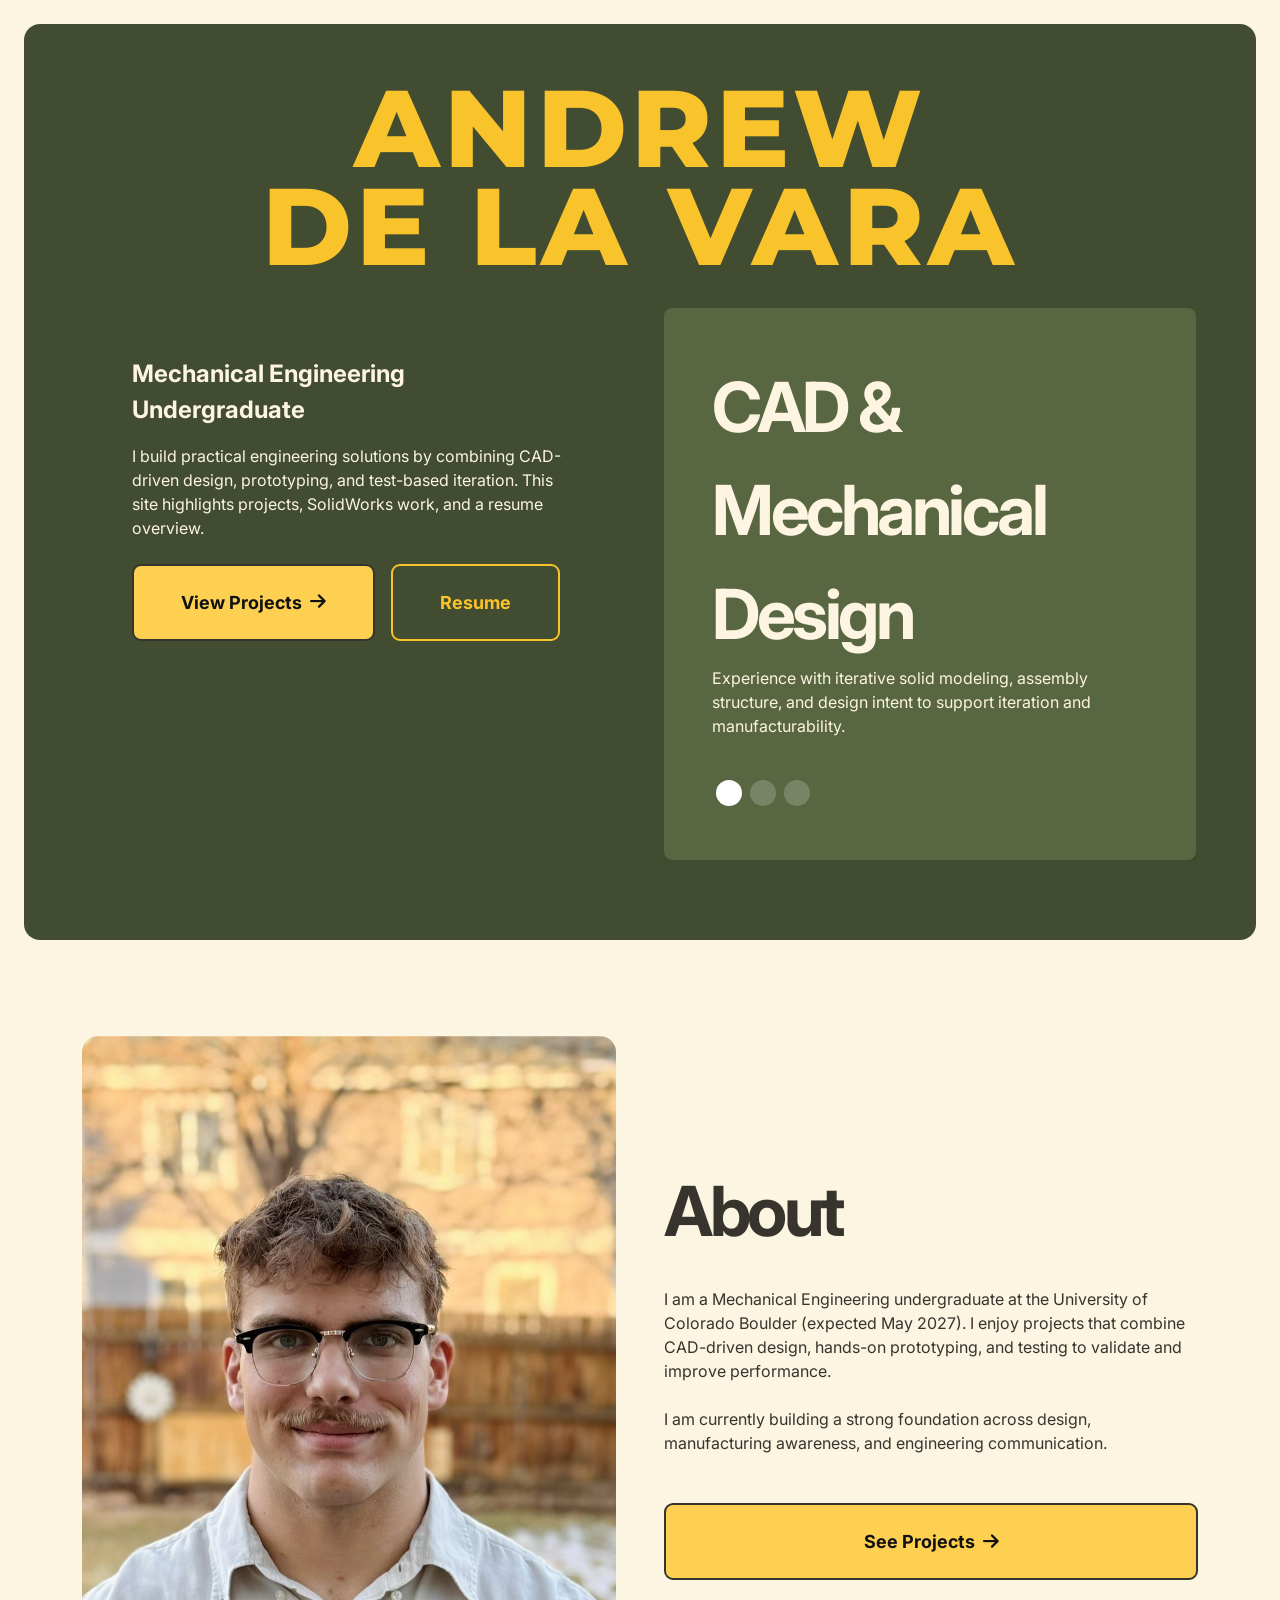
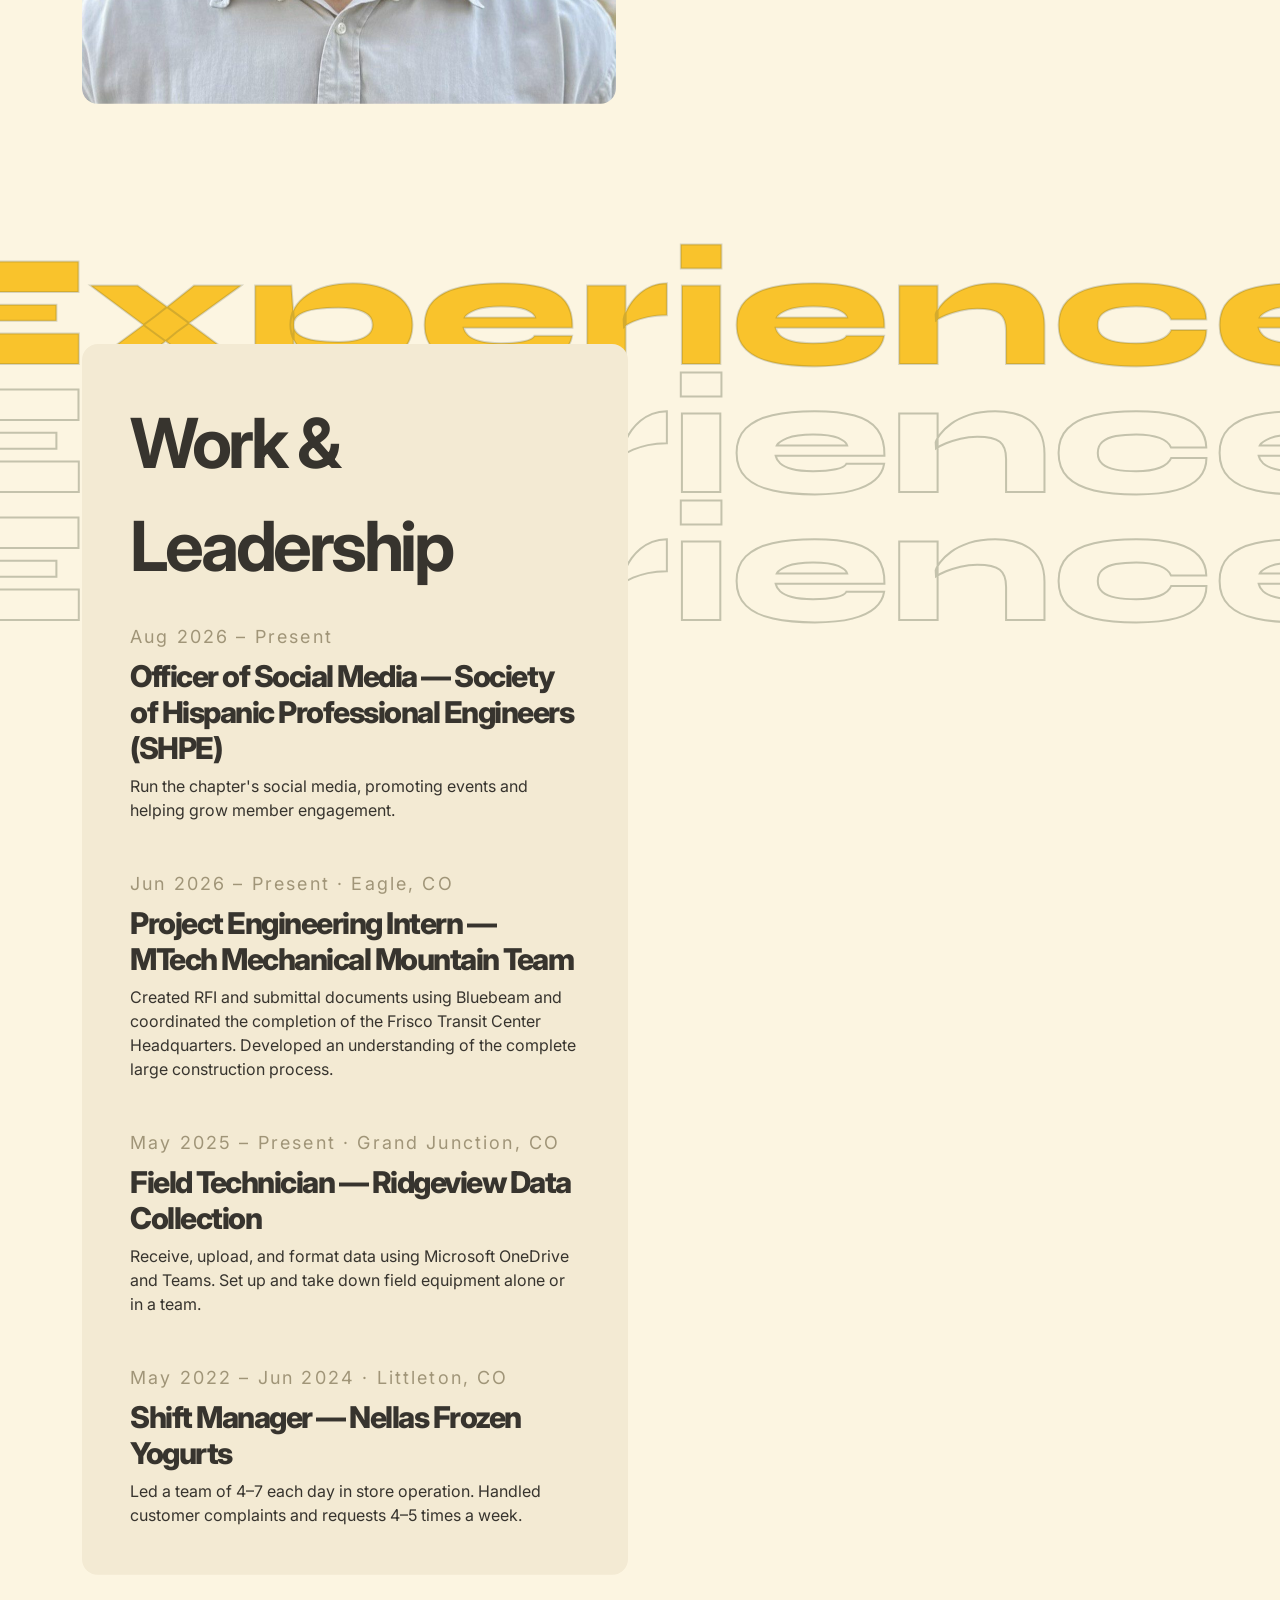
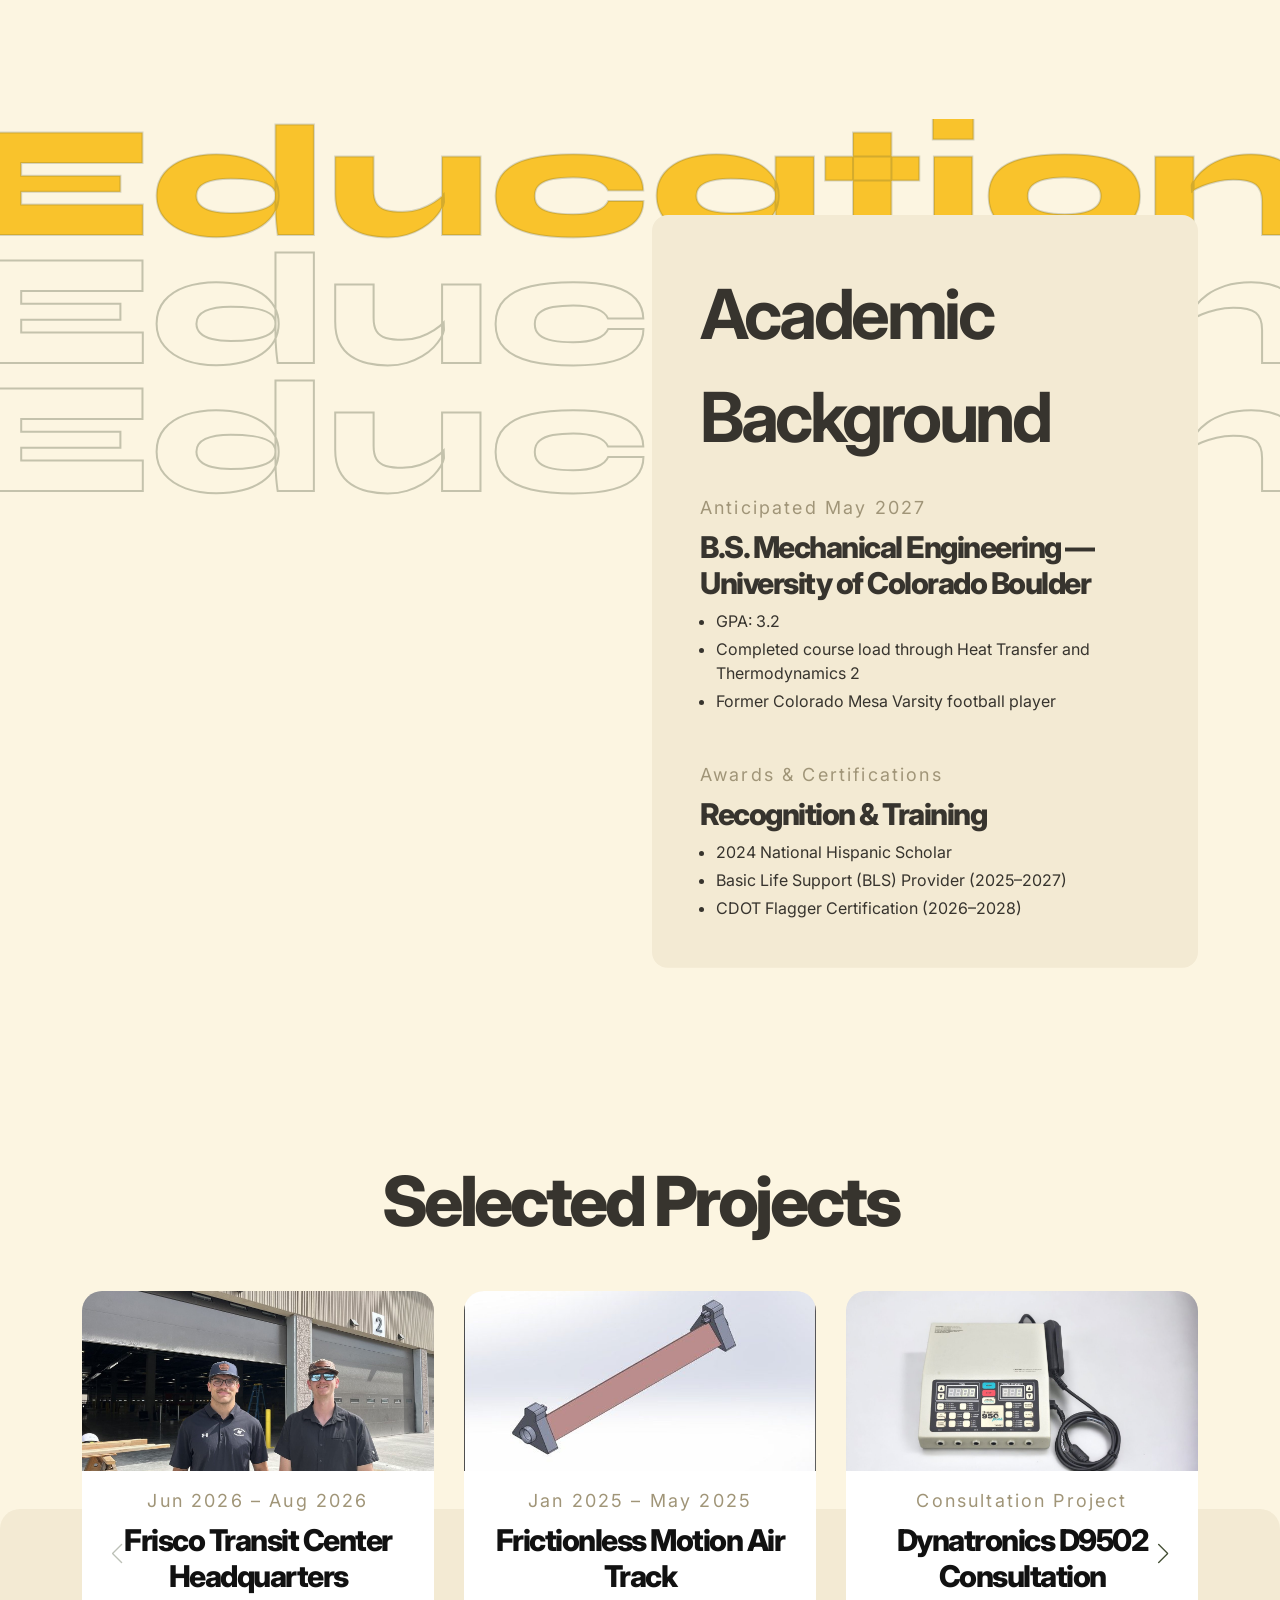
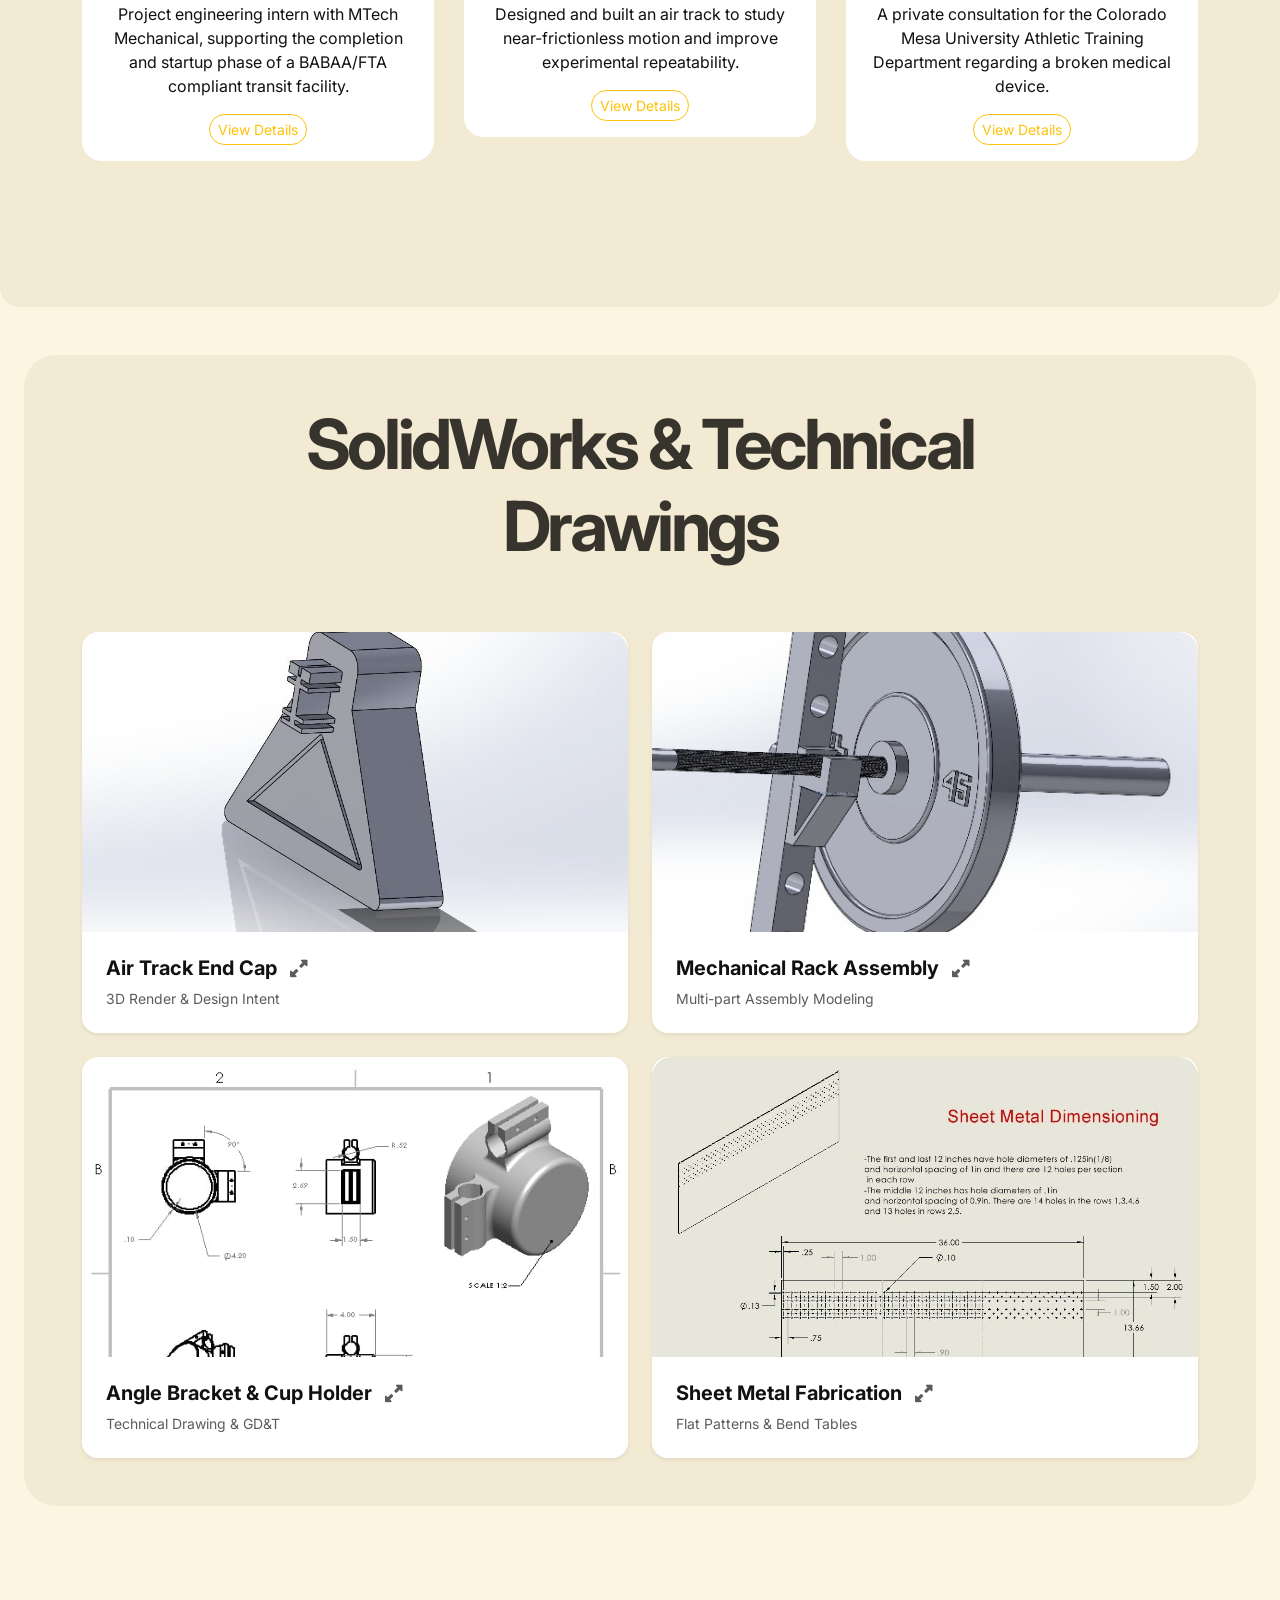
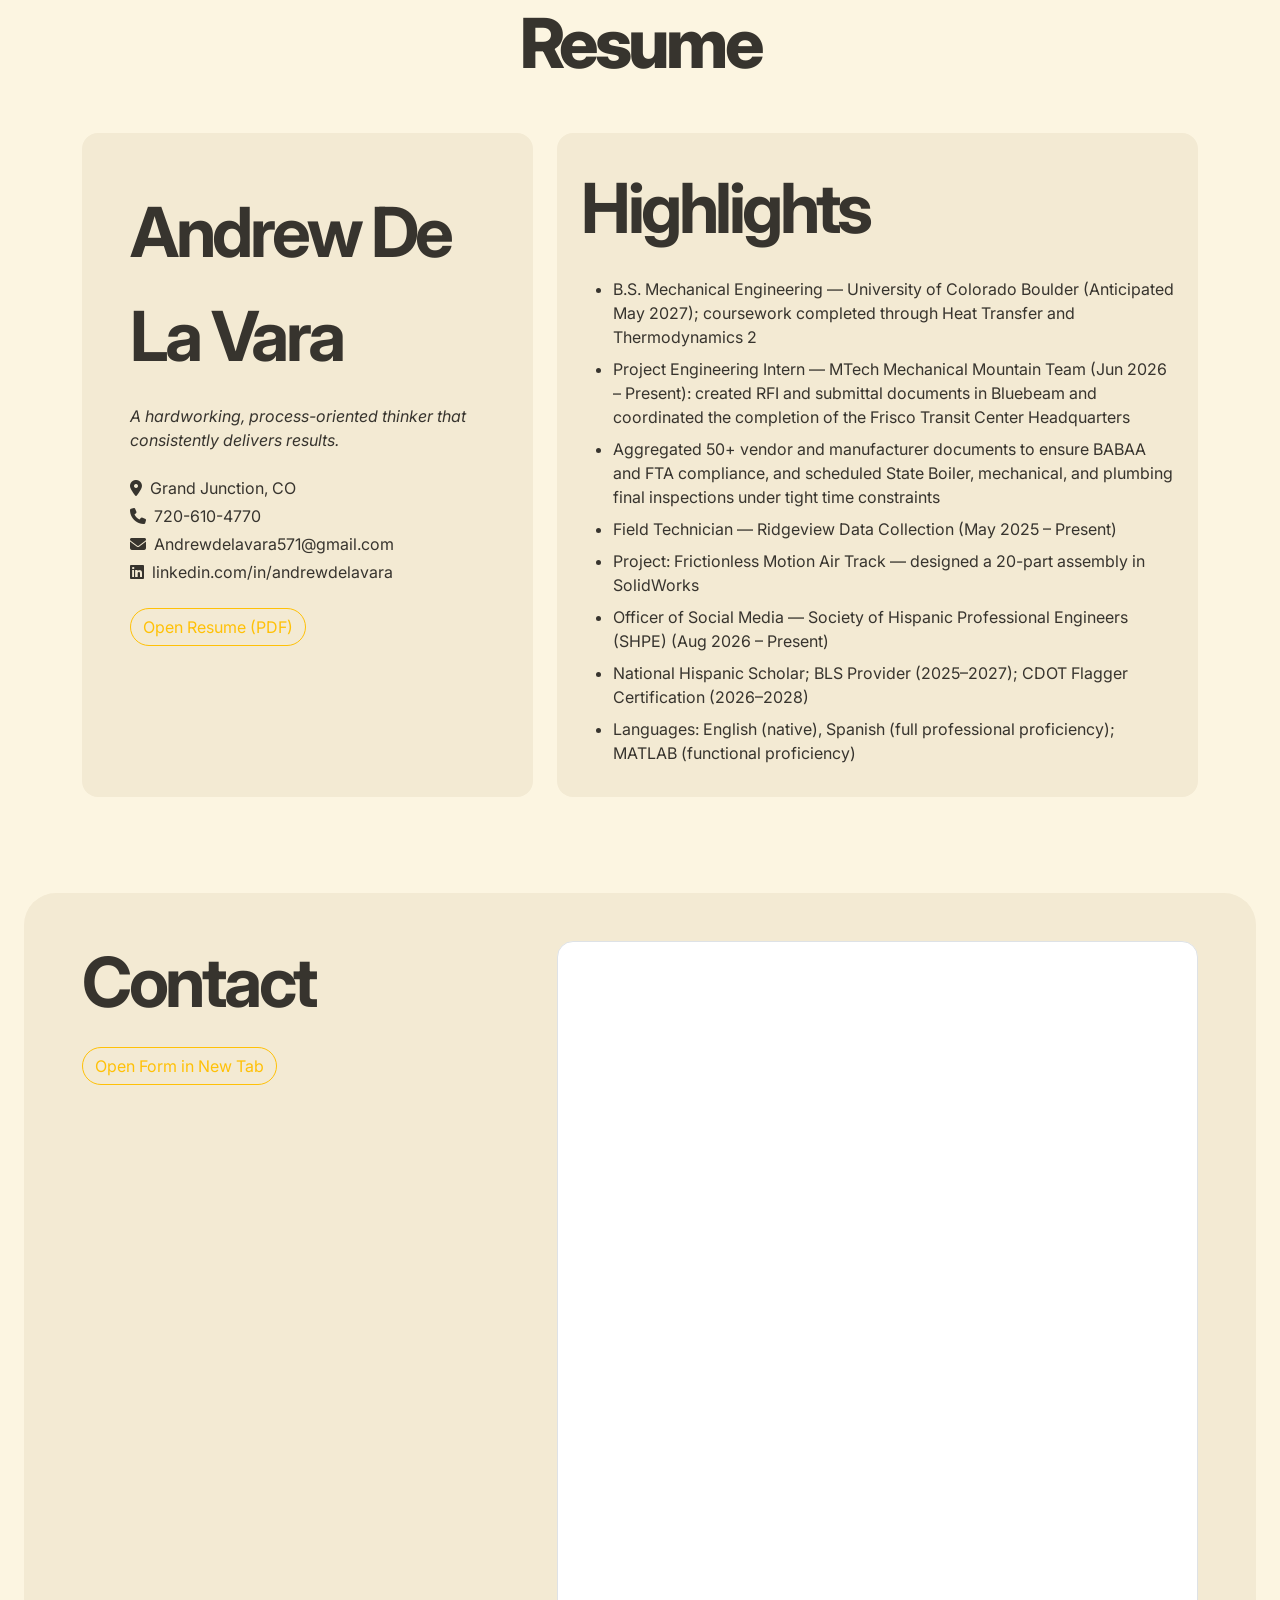
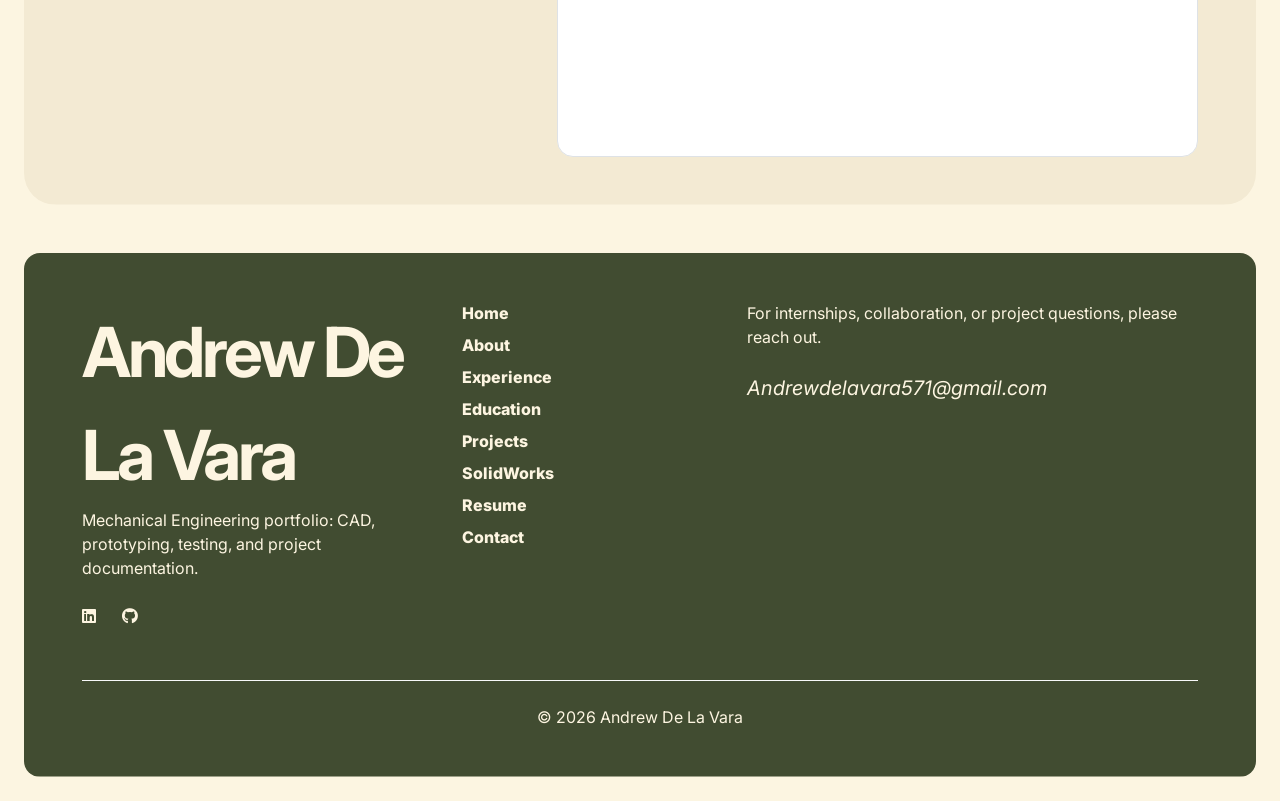
<file: index.html>
<!DOCTYPE html>
<html lang="en">

<head>
  <meta charset="utf-8" />
  <meta name="viewport" content="width=device-width, initial-scale=1.0" />
  <title>Andrew De La Vara | Mechanical Engineering Portfolio</title>
  <meta name="description" content="Portfolio of Andrew De La Vara, mechanical engineering student at CU Boulder: SolidWorks design, prototyping, and project engineering on the Frisco Transit Center." />
  <link rel="canonical" href="https://ande3836.github.io/" />
  <meta name="theme-color" content="#414c31" />
  <link rel="icon" href="favicon.svg" type="image/svg+xml" />

  <meta property="og:type" content="website" />
  <meta property="og:site_name" content="Andrew De La Vara" />
  <meta property="og:title" content="Andrew De La Vara | Mechanical Engineering Portfolio" />
  <meta property="og:description" content="Mechanical engineering student at CU Boulder: SolidWorks design, prototyping, and project engineering." />
  <meta property="og:url" content="https://ande3836.github.io/" />
  <meta property="og:image" content="https://ande3836.github.io/images/headshot.jpg" />
  <meta name="twitter:card" content="summary_large_image" />

  <link href="https://cdn.jsdelivr.net/npm/bootstrap@5.3.0/dist/css/bootstrap.min.css" rel="stylesheet" />
  <link href="https://fonts.googleapis.com/css2?family=Syne:wght@800&family=Montserrat:wght@700;800&family=Inter:wght@400;600;700;800&display=swap" rel="stylesheet" />
  <link rel="stylesheet" href="https://cdnjs.cloudflare.com/ajax/libs/font-awesome/6.4.0/css/all.min.css" />
  <link href="https://unpkg.com/aos@2.3.1/dist/aos.css" rel="stylesheet" />
  <link rel="stylesheet" href="https://cdn.jsdelivr.net/npm/swiper@11/swiper-bundle.min.css" />
  <link rel="stylesheet" href="style.css">
</head>

<body>

  <header id="top" class="position-relative">
    <div class="bg-dark-custom p-2 p-lg-5 m-3 m-lg-4 rounded-4">

      <div class="w-100 text-center overflow-hidden pt-4 pt-lg-2">
        <h1 class="m-0">
          <span class="hero-title text-yellow d-block" data-aos="fade-up">ANDREW</span>
          <span class="hero-title text-yellow d-block" data-aos="fade-up" data-aos-delay="175">DE LA VARA</span>
        </h1>
      </div>
      
      <div class="banner-content">
        <div class="container">
          <div class="row g-lg-5">
            <div class="col-md-6">
              <div class="p-4 p-lg-5">
                <div class="text-light-custom fs-4 fw-bold mb-3" data-aos="fade-right" data-aos-duration="1000">
                  Mechanical Engineering Undergraduate
                </div>
                <p class="text-light-custom mb-4" data-aos="fade-right" data-aos-delay="200" data-aos-duration="1000">
                  I build practical engineering solutions by combining CAD-driven design, prototyping, and test-based iteration.
                  This site highlights projects, SolidWorks work, and a resume overview.
                </p>
                <div class="d-flex flex-wrap gap-3" data-aos="fade-right" data-aos-delay="400" data-aos-duration="1000">
                  <a href="#projects" class="btn btn-custom d-flex align-items-center gap-2">
                    <span>View Projects</span>
                    <i class="fas fa-arrow-right"></i>
                  </a>
                  <a href="#resume" class="btn btn-custom btn-custom-outline">
                    Resume
                  </a>
                </div>
              </div>
            </div>

            <div class="col-md-6">
              <div data-aos="text-reveal-up" data-aos-delay="600" class="text-animation m-0 bg-primary-subtle p-4 p-lg-5 rounded-3">
                <div class="swiper servicesSwiper">
                  <div class="swiper-wrapper">
                    <div class="swiper-slide">
                      <div class="text-light-custom content-title fw-bold">CAD & Mechanical Design</div>
                      <p class="text-light-custom mb-4">
                        Experience with iterative solid modeling, assembly structure, and design intent to support iteration and manufacturability.
                      </p>
                    </div>

                    <div class="swiper-slide">
                      <div class="text-light-custom content-title fw-bold">Prototyping & Testing</div>
                      <p class="text-light-custom mb-4">
                        Hands-on building and measurement-based testing experience to validate performance and improve designs.
                      </p>
                    </div>

                    <div class="swiper-slide">
                      <div class="text-light-custom content-title fw-bold">Technical Computing</div>
                      <p class="text-light-custom mb-4">
                        MATLAB analysis and documentation abilities allowing for clearly and efficient communication of results.
                      </p>
                    </div>
                  </div>
                  <div class="swiper-pagination text-start"></div>
                </div>
              </div>
            </div>

          </div>
        </div>
      </div>

    </div>
  </header>

  <section id="about" class="py-5 my-5 position-relative">
    <div class="container">
      <div class="row g-lg-5 align-items-center">

        <div class="col-md-6" data-aos="clip-bottom" data-aos-duration="1000">
          <img src="images/headshot.jpg" class="img-fluid rounded-4 about-photo" alt="Andrew De La Vara headshot" width="1028" height="1285" />
        </div>

        <div class="col-md-6" data-aos="clip-top" data-aos-delay="200">
          <div class="content-title mb-4 fw-bold">About</div>
          <p class="mb-4">
            I am a Mechanical Engineering undergraduate at the University of Colorado Boulder (expected May 2027).
            I enjoy projects that combine CAD-driven design, hands-on prototyping, and testing to validate and improve performance.
          </p>
          <p class="mb-5">
            I am currently building a strong foundation across design, manufacturing awareness, and engineering communication.
          </p>
          <a href="#projects" class="btn btn-custom d-flex align-items-center gap-2">
            <span>See Projects</span>
            <i class="fas fa-arrow-right"></i>
          </a>
        </div>

      </div>
    </div>
  </section>

  <section id="experience" class="py-5 my-5 position-relative overflow-hidden">
    <div class="container position-relative h-100">
      <div class="position-absolute top-0 start-50 translate-middle-x">
        <div class="syne-font section-title" data-aos="fade-up">Experience</div>
        <div class="syne-font section-title section-title-bg" data-aos="fade-up" data-aos-delay="200">Experience</div>
        <div class="syne-font section-title section-title-bg" data-aos="fade-up" data-aos-delay="400">Experience</div>
      </div>

      <div class="row">
        <div class="col-md-6 py-5">
          <div class="bg-light-alt p-5 mt-5 rounded-4 overflow-hidden" data-aos="clip-top" data-aos-delay="300">
            <div class="content-title mb-4 fw-bold">Work &amp; Leadership</div>

            <div class="mb-5">
              <div class="date-text mb-2">Aug 2026 – Present</div>
              <h3 class="subtitle mb-2">Officer of Social Media — Society of Hispanic Professional Engineers (SHPE)</h3>
              <p class="mb-0">
                Run the chapter's social media, promoting events and helping grow member engagement.
              </p>
            </div>

            <div class="mb-5">
              <div class="date-text mb-2">Jun 2026 – Present · Eagle, CO</div>
              <h3 class="subtitle mb-2">Project Engineering Intern — MTech Mechanical Mountain Team</h3>
              <p class="mb-0">
                Created RFI and submittal documents using Bluebeam and coordinated the completion of the Frisco Transit Center Headquarters.
                Developed an understanding of the complete large construction process.
              </p>
            </div>

            <div class="mb-5">
              <div class="date-text mb-2">May 2025 – Present · Grand Junction, CO</div>
              <h3 class="subtitle mb-2">Field Technician — Ridgeview Data Collection</h3>
              <p class="mb-0">
                Receive, upload, and format data using Microsoft OneDrive and Teams. Set up and take down field equipment alone or in a team.
              </p>
            </div>

            <div>
              <div class="date-text mb-2">May 2022 – Jun 2024 · Littleton, CO</div>
              <h3 class="subtitle mb-2">Shift Manager — Nellas Frozen Yogurts</h3>
              <p class="mb-0">
                Led a team of 4–7 each day in store operation. Handled customer complaints and requests 4–5 times a week.
              </p>
            </div>

          </div>
        </div>
        <div class="col-md-6"></div>
      </div>
    </div>
  </section>

  <section id="education" class="py-5 my-5 position-relative overflow-hidden">
    <div class="container">
      <div class="position-absolute top-0 start-50 translate-middle-x">
        <div class="syne-font section-title" data-aos="fade-up">Education</div>
        <div class="syne-font section-title section-title-bg" data-aos="fade-up" data-aos-delay="200">Education</div>
        <div class="syne-font section-title section-title-bg" data-aos="fade-up" data-aos-delay="400">Education</div>
      </div>

      <div class="row">
        <div class="col-md-6"></div>

        <div class="col-md-6 py-5">
          <div class="bg-light-alt p-5 rounded-4" data-aos="clip-bottom" data-aos-delay="200">
            <div class="content-title mb-4 fw-bold">Academic Background</div>

            <div class="mb-5">
              <div class="date-text mb-2">Anticipated May 2027</div>
              <h3 class="subtitle mb-2">B.S. Mechanical Engineering — University of Colorado Boulder</h3>
              <ul class="mb-0 ps-3">
                <li class="mb-1">GPA: 3.2</li>
                <li class="mb-1">Completed course load through Heat Transfer and Thermodynamics 2</li>
                <li>Former Colorado Mesa Varsity football player</li>
              </ul>
            </div>

            <div>
              <div class="date-text mb-2">Awards & Certifications</div>
              <h3 class="subtitle mb-2">Recognition & Training</h3>
              <ul class="mb-0 ps-3">
                <li class="mb-1">2024 National Hispanic Scholar</li>
                <li class="mb-1">Basic Life Support (BLS) Provider (2025–2027)</li>
                <li>CDOT Flagger Certification (2026–2028)</li>
              </ul>
            </div>

          </div>
        </div>
      </div>
    </div>
  </section>

  <section id="projects" class="py-5 my-5 position-relative">
    <div class="bg-light-alt position-absolute bottom-0 start-0 w-100" style="height: 50%; border-radius: 20px;"></div>

    <div class="container position-relative">
      <h2 class="content-title text-center mb-5" data-aos="fade-up">Selected Projects</h2>

      <div class="swiper worksSwiper mb-5" data-aos="fade-up" data-aos-delay="200">
        <div class="swiper-wrapper">

          <div class="swiper-slide">
            <div class="card card-custom">
              <div class="bg-light-alt rounded-top-4 d-flex align-items-center justify-content-center position-relative" style="height: 180px;">
                <i class="fas fa-hard-hat fa-3x text-muted position-absolute"></i>
                <a href="frisco-transit-center.html" class="position-relative" style="width: 100%; height: 100%;">
                  <img src="images/frisco-transit-center.jpg" class="img-fluid rounded-top-4" alt="Frisco Transit Center Headquarters" style="width: 100%; height: 180px; object-fit: cover; object-position: center 45%;" loading="lazy" onerror="this.remove()" />
                </a>
              </div>

              <div class="card-body text-center">
                <div class="date-text mb-2">Jun 2026 – Aug 2026</div>
                <h3 class="subtitle">Frisco Transit Center Headquarters</h3>
                <p class="mb-0">
                  Project engineering intern with MTech Mechanical, supporting the completion and startup phase of a BABAA/FTA compliant transit facility.
                </p>
                <a href="frisco-transit-center.html" class="btn btn-sm btn-outline-warning mt-3 rounded-pill">View Details</a>
              </div>
            </div>
          </div>

          <div class="swiper-slide">
            <div class="card card-custom">
              <div class="bg-light-alt rounded-top-4 d-flex align-items-center justify-content-center" style="height: 180px;">
                <a href="air-track.html" style="width: 100%; height: 100%;">
                  <img src="images/air-track-body-assembly.jpg" class="img-fluid rounded-top-4" alt="SolidWorks model of the air track body assembly" style="width: 100%; height: 180px; object-fit: cover;" loading="lazy" />
                </a>
              </div>

              <div class="card-body text-center">
                <div class="date-text mb-2">Jan 2025 – May 2025</div>
                <h3 class="subtitle">Frictionless Motion Air Track</h3>
                <p class="mb-0">
                  Designed and built an air track to study near-frictionless motion and improve experimental repeatability.
                </p>
                <a href="air-track.html" class="btn btn-sm btn-outline-warning mt-3 rounded-pill">View Details</a>
              </div>
            </div>
          </div>

          <div class="swiper-slide">
            <div class="card card-custom">
              <div class="bg-light-alt rounded-top-4 d-flex align-items-center justify-content-center" style="height: 180px;">
                <a href="dynatronics.html" style="width: 100%; height: 100%;">
                  <img src="images/dynatronics-d9502.jpg" class="img-fluid rounded-top-4" alt="Dynatronics D9502 therapy unit" style="width: 100%; height: 180px; object-fit: cover;" loading="lazy" />
                </a>
              </div>
              <div class="card-body text-center">
                <div class="date-text mb-2">Consultation Project</div>
                <h3 class="subtitle">Dynatronics D9502 Consultation</h3>
                <p class="mb-0">
                  A private consultation for the Colorado Mesa University Athletic Training Department regarding a broken medical device.
                </p>
                <a href="dynatronics.html" class="btn btn-sm btn-outline-warning mt-3 rounded-pill">View Details</a>
              </div>
            </div>
          </div>

          <div class="swiper-slide">
            <div class="card card-custom">
              <div class="bg-light-alt rounded-top-4 d-flex align-items-center justify-content-center" style="height: 180px;">
                <a href="Parkinsons.html" style="width: 100%; height: 100%;">
                  <img src="images/parkinsons-cueing.jpg" class="img-fluid rounded-top-4" alt="Parkinson's walking assist belt visual cueing prototype" style="width: 100%; height: 180px; object-fit: cover;" loading="lazy" />
                </a>
              </div>
              <div class="card-body text-center">
                <div class="date-text mb-2">Medical Prototyping</div>
                <h3 class="subtitle">Parkinson's Walking Assist Belt</h3>
                <p class="mb-0">
                  A prototype belt designed to help people with Parkinson's in walking more fluidly using visual cueing.
                </p>
                <a href="Parkinsons.html" class="btn btn-sm btn-outline-warning mt-3 rounded-pill">View Details</a>
              </div>
            </div>
          </div>

        </div>

        <div class="swiper-pagination"></div>
        <div class="swiper-button-next"></div>
        <div class="swiper-button-prev"></div>
      </div>
      
      
    </div>
  </section>

<section id="solidworks" class="py-5 my-5 bg-light-alt rounded-5 m-4" data-aos="clip-bottom">
    <div class="container">
      
      <div class="row justify-content-center mb-5">
        <div class="col-lg-8 text-center" data-aos="fade-up">
          <h2 class="content-title fw-bold mb-3">SolidWorks & Technical Drawings</h2>
        </div>
      </div>

      <div class="row g-4">
        
        <div class="col-md-6" data-aos="fade-up" data-aos-delay="100">
          <div class="card border-0 shadow-sm h-100 rounded-4 overflow-hidden zoom-card" data-bs-toggle="modal" data-bs-target="#modalSW1" role="button" tabindex="0" aria-label="Enlarge Air Track End Cap">
            <div style="height: 300px; overflow: hidden;">
              <img src="images/air-track-end-cap.jpg" 
                   class="card-img-top w-100 h-100" 
                   alt="SolidWorks render of the air track end cap"
                   style="object-fit: cover; object-position: center;">
            </div>
            <div class="card-body bg-white p-4">
              <h5 class="card-title fw-bold">Air Track End Cap <i class="fas fa-expand-alt small text-muted ms-2"></i></h5>
              <p class="card-text text-muted small mb-0">3D Render & Design Intent</p>
            </div>
          </div>
        </div>

        <div class="col-md-6" data-aos="fade-up" data-aos-delay="200">
          <div class="card border-0 shadow-sm h-100 rounded-4 overflow-hidden zoom-card" data-bs-toggle="modal" data-bs-target="#modalSW2" role="button" tabindex="0" aria-label="Enlarge Mechanical Rack Assembly">
            <div style="height: 300px; overflow: hidden;">
              <img src="images/rack.jpg" 
                   class="card-img-top w-100 h-100" 
                   alt="SolidWorks rack assembly"
                   style="object-fit: cover; object-position: center;">
            </div>
            <div class="card-body bg-white p-4">
              <h5 class="card-title fw-bold">Mechanical Rack Assembly <i class="fas fa-expand-alt small text-muted ms-2"></i></h5>
              <p class="card-text text-muted small mb-0">Multi-part Assembly Modeling</p>
            </div>
          </div>
        </div>

        <div class="col-md-6" data-aos="fade-up" data-aos-delay="300">
          <div class="card border-0 shadow-sm h-100 rounded-4 overflow-hidden zoom-card" data-bs-toggle="modal" data-bs-target="#modalSW3" role="button" tabindex="0" aria-label="Enlarge Angle Bracket &amp; Cup Holder drawing">
            <div style="height: 300px; overflow: hidden;">
              <img src="images/angle-bracket-cup-holder-drawing.jpg" 
                   class="card-img-top w-100 h-100" 
                   alt="Technical drawing of the angle bracket and raft cup holder"
                   style="object-fit: cover; object-position: top;">
            </div>
            <div class="card-body bg-white p-4">
              <h5 class="card-title fw-bold">Angle Bracket & Cup Holder <i class="fas fa-expand-alt small text-muted ms-2"></i></h5>
              <p class="card-text text-muted small mb-0">Technical Drawing & GD&T</p>
            </div>
          </div>
        </div>

        <div class="col-md-6" data-aos="fade-up" data-aos-delay="400">
          <div class="card border-0 shadow-sm h-100 rounded-4 overflow-hidden zoom-card" data-bs-toggle="modal" data-bs-target="#modalSW4" role="button" tabindex="0" aria-label="Enlarge Sheet Metal Fabrication drawing">
            <div style="height: 300px; overflow: hidden;">
              <img src="images/sheet-metal-drawing.jpg" 
                   class="card-img-top w-100 h-100" 
                   alt="Sheet metal part drawing with flat pattern and bend table"
                   style="object-fit: cover; object-position: top;">
            </div>
            <div class="card-body bg-white p-4">
              <h5 class="card-title fw-bold">Sheet Metal Fabrication <i class="fas fa-expand-alt small text-muted ms-2"></i></h5>
              <p class="card-text text-muted small mb-0">Flat Patterns & Bend Tables</p>
            </div>
          </div>
        </div>

      </div> </div>
  </section>
  
  <section id="resume" class="py-5 my-5 position-relative" data-aos="fade-up">
    <div class="container">
      <h2 class="content-title text-center mb-5">Resume</h2>

      <div class="row g-4">
        <div class="col-lg-5">
          <div class="bg-light-alt p-5 rounded-4 h-100">
            <div class="content-title fw-bold mb-3">Andrew De La Vara</div>
            <p class="fst-italic mb-4">A hardworking, process-oriented thinker that consistently delivers results.</p>
            <div class="mb-4">
              <div class="mb-1"><i class="fa-solid fa-location-dot me-2"></i>Grand Junction, CO</div>
              <div class="mb-1"><i class="fa-solid fa-phone me-2"></i>720-610-4770</div>
              <div class="mb-1"><i class="fa-solid fa-envelope me-2"></i>Andrewdelavara571@gmail.com</div>
              <div class="mb-1"><i class="fa-brands fa-linkedin me-2"></i>linkedin.com/in/andrewdelavara</div>
            </div>

            <a class="btn btn-outline-warning rounded-pill" href="resume.pdf" target="_blank" rel="noopener">
              Open Resume (PDF)
            </a>
            
             
          </div>
        </div>

        <div class="col-lg-7">
          <div class="bg-light-alt p-4 rounded-4 h-100">
            <div class="content-title fw-bold mb-3">Highlights</div>
            <ul class="mb-0">
              <li class="mb-2">B.S. Mechanical Engineering — University of Colorado Boulder (Anticipated May 2027); coursework completed through Heat Transfer and Thermodynamics 2</li>
              <li class="mb-2">Project Engineering Intern — MTech Mechanical Mountain Team (Jun 2026 – Present): created RFI and submittal documents in Bluebeam and coordinated the completion of the Frisco Transit Center Headquarters</li>
              <li class="mb-2">Aggregated 50+ vendor and manufacturer documents to ensure BABAA and FTA compliance, and scheduled State Boiler, mechanical, and plumbing final inspections under tight time constraints</li>
              <li class="mb-2">Field Technician — Ridgeview Data Collection (May 2025 – Present)</li>
              <li class="mb-2">Project: Frictionless Motion Air Track — designed a 20-part assembly in SolidWorks</li>
              <li class="mb-2">Officer of Social Media — Society of Hispanic Professional Engineers (SHPE) (Aug 2026 – Present)</li>
              <li class="mb-2">National Hispanic Scholar; BLS Provider (2025–2027); CDOT Flagger Certification (2026–2028)</li>
              <li class="mb-2">Languages: English (native), Spanish (full professional proficiency); MATLAB (functional proficiency)</li>
            </ul>
          </div>
        </div>
      </div>

    </div>
  </section>

  <section id="contact" class="py-5 my-5 bg-light-alt rounded-5 m-4" data-aos="clip-bottom">
    <div class="container">
      <div class="row align-items-start g-4">
        <div class="col-lg-5" data-aos="fade-right">
          <h2 class="content-title mb-4 fw-bold">Contact</h2>
          <a class="btn btn-outline-warning rounded-pill" href="https://docs.google.com/forms/d/e/1FAIpQLScgWAnUOeSzB9LisbYy62CDWNtlzGAeOI8gZvMqNue9JTsemg/viewform?usp=dialog" target="_blank" rel="noopener">
            Open Form in New Tab
          </a>
        </div>

        <div class="col-lg-7" data-aos="fade-left">
          <div class="bg-white rounded-4 p-3 p-lg-4 border">
            <iframe src="https://docs.google.com/forms/d/e/1FAIpQLScgWAnUOeSzB9LisbYy62CDWNtlzGAeOI8gZvMqNue9JTsemg/viewform?embedded=true" width="100%" height="760" frameborder="0" marginheight="0" marginwidth="0" style="border:0; border-radius: 12px;" title="Contact Andrew De La Vara">
              Loading…
            </iframe>
          </div>
        </div>
      </div>
    </div>
  </section>

  <footer class="py-5 bg-dark-custom rounded-4 m-3 m-lg-4" data-aos="clip-bottom">
    <div class="container">
      <div class="row mb-5">
        <div class="col-md-4">
          <div class="text-light-custom content-title fw-bold" data-aos="fade-right" data-aos-duration="1000">
            Andrew De La Vara
          </div>
          <p class="text-light-custom mb-4">
            Mechanical Engineering portfolio: CAD, prototyping, testing, and project documentation.
          </p>
          <div class="d-flex flex-wrap gap-3">
            <a href="https://linkedin.com/in/andrewdelavara" aria-label="LinkedIn" target="_blank" rel="noopener">
              <i class="fab fa-linkedin social-icon text-light-custom"></i>
            </a>
            <a href="https://github.com/ande3836" aria-label="GitHub" target="_blank" rel="noopener">
              <i class="fab fa-github social-icon text-light-custom"></i>
            </a>
          </div>
        </div>

        <div class="col-md-3">
          <ul class="list-unstyled">
            <li class="mb-2"><a href="#top" class="footer-link text-yellow">Home</a></li>
            <li class="mb-2"><a href="#about" class="footer-link">About</a></li>
            <li class="mb-2"><a href="#experience" class="footer-link">Experience</a></li>
            <li class="mb-2"><a href="#education" class="footer-link">Education</a></li>
            <li class="mb-2"><a href="#projects" class="footer-link">Projects</a></li>
            <li class="mb-2"><a href="#solidworks" class="footer-link">SolidWorks</a></li>
            <li class="mb-2"><a href="#resume" class="footer-link">Resume</a></li>
            <li class="mb-2"><a href="#contact" class="footer-link">Contact</a></li>
          </ul>
        </div>

        <div class="col-md-5">
          <p class="text-light-custom mb-4">
            For internships, collaboration, or project questions, please reach out.
          </p>
          <p class="text-light-custom fst-italic fs-5 mb-0">
            <a href="mailto:Andrewdelavara571@gmail.com" class="text-light-custom text-decoration-none">
              Andrewdelavara571@gmail.com
            </a>
          </p>
        </div>
      </div>

      <div class="border-top border-light pt-4">
        <p class="text-light-custom text-center mb-0">
          © 2026 Andrew De La Vara
        </p>
      </div>
    </div>
  </footer>

  <script src="https://cdn.jsdelivr.net/npm/bootstrap@5.3.0/dist/js/bootstrap.bundle.min.js"></script>
  <script src="https://cdn.jsdelivr.net/npm/swiper@11/swiper-bundle.min.js"></script>
  <script src="https://unpkg.com/aos@2.3.1/dist/aos.js"></script>

  <script>
    document.addEventListener('DOMContentLoaded', function() {
      
      // 1. Initialize Animations
      if (window.AOS) {
        AOS.init({ once: true, duration: 800 });
      }

      // 2. Initialize Service Slider (Hero)
      if (document.querySelector(".servicesSwiper")) {
        new Swiper(".servicesSwiper", {
          loop: true,
          autoplay: { delay: 3000 },
          pagination: { el: ".swiper-pagination", clickable: true },
        });
      }

      // 3. Let keyboard users open the SolidWorks gallery cards
      document.querySelectorAll('.zoom-card[role="button"]').forEach(function (card) {
        card.addEventListener('keydown', function (e) {
          if (e.key === 'Enter' || e.key === ' ') { e.preventDefault(); card.click(); }
        });
      });

      // 4. Initialize Project Slider
      if (document.querySelector(".worksSwiper")) {
        new Swiper(".worksSwiper", {
          slidesPerView: 1,
          spaceBetween: 30,
          loop: false, 
          navigation: { nextEl: ".swiper-button-next", prevEl: ".swiper-button-prev" },
          breakpoints: {
            768: { slidesPerView: 2 },
            1024: { slidesPerView: 3 }
          }
        });
      }
    });
  </script>


  <div class="modal fade" id="modalSW1" tabindex="-1" aria-hidden="true" aria-label="Enlarged image">
    <div class="modal-dialog modal-fullscreen">
      <div class="modal-content bg-black position-relative">
        <button type="button" class="btn btn-light rounded-pill shadow floating-close-btn px-4 fw-bold" data-bs-dismiss="modal">
          <i class="fas fa-compress-alt me-2"></i>Minimize
        </button>
        <div class="modal-body d-flex align-items-center justify-content-center p-0 w-100 h-100">
          <img src="images/air-track-end-cap.jpg" class="img-fluid" style="max-height: 100vh; max-width: 100%; object-fit: contain;" alt="Air track end cap, full size" loading="lazy">
        </div>
      </div>
    </div>
  </div>

  <div class="modal fade" id="modalSW2" tabindex="-1" aria-hidden="true" aria-label="Enlarged image">
    <div class="modal-dialog modal-fullscreen">
      <div class="modal-content bg-black position-relative">
        <button type="button" class="btn btn-light rounded-pill shadow floating-close-btn px-4 fw-bold" data-bs-dismiss="modal">
           <i class="fas fa-compress-alt me-2"></i>Minimize
        </button>
        <div class="modal-body d-flex align-items-center justify-content-center p-0 w-100 h-100">
          <img src="images/rack.jpg" class="img-fluid" style="max-height: 100vh; max-width: 100%; object-fit: contain;" alt="Rack assembly, full size" loading="lazy">
        </div>
      </div>
    </div>
  </div>

  <div class="modal fade" id="modalSW3" tabindex="-1" aria-hidden="true" aria-label="Enlarged image">
    <div class="modal-dialog modal-fullscreen">
      <div class="modal-content bg-black position-relative">
        <button type="button" class="btn btn-light rounded-pill shadow floating-close-btn px-4 fw-bold" data-bs-dismiss="modal">
           <i class="fas fa-compress-alt me-2"></i>Minimize
        </button>
        <div class="modal-body d-flex align-items-center justify-content-center p-0 w-100 h-100">
          <img src="images/angle-bracket-cup-holder-drawing.jpg" class="img-fluid" style="max-height: 100vh; max-width: 100%; object-fit: contain;" alt="Angle bracket and cup holder drawing, full size" loading="lazy">
        </div>
      </div>
    </div>
  </div>

  <div class="modal fade" id="modalSW4" tabindex="-1" aria-hidden="true" aria-label="Enlarged image">
    <div class="modal-dialog modal-fullscreen">
      <div class="modal-content bg-black position-relative">
        <button type="button" class="btn btn-light rounded-pill shadow floating-close-btn px-4 fw-bold" data-bs-dismiss="modal">
           <i class="fas fa-compress-alt me-2"></i>Minimize
        </button>
        <div class="modal-body d-flex align-items-center justify-content-center p-0 w-100 h-100">
          <img src="images/sheet-metal-drawing.jpg" class="img-fluid" style="max-height: 100vh; max-width: 100%; object-fit: contain;" alt="Sheet metal drawing, full size" loading="lazy">
        </div>
      </div>
    </div>
  </div>
</body>
</html>
</file>
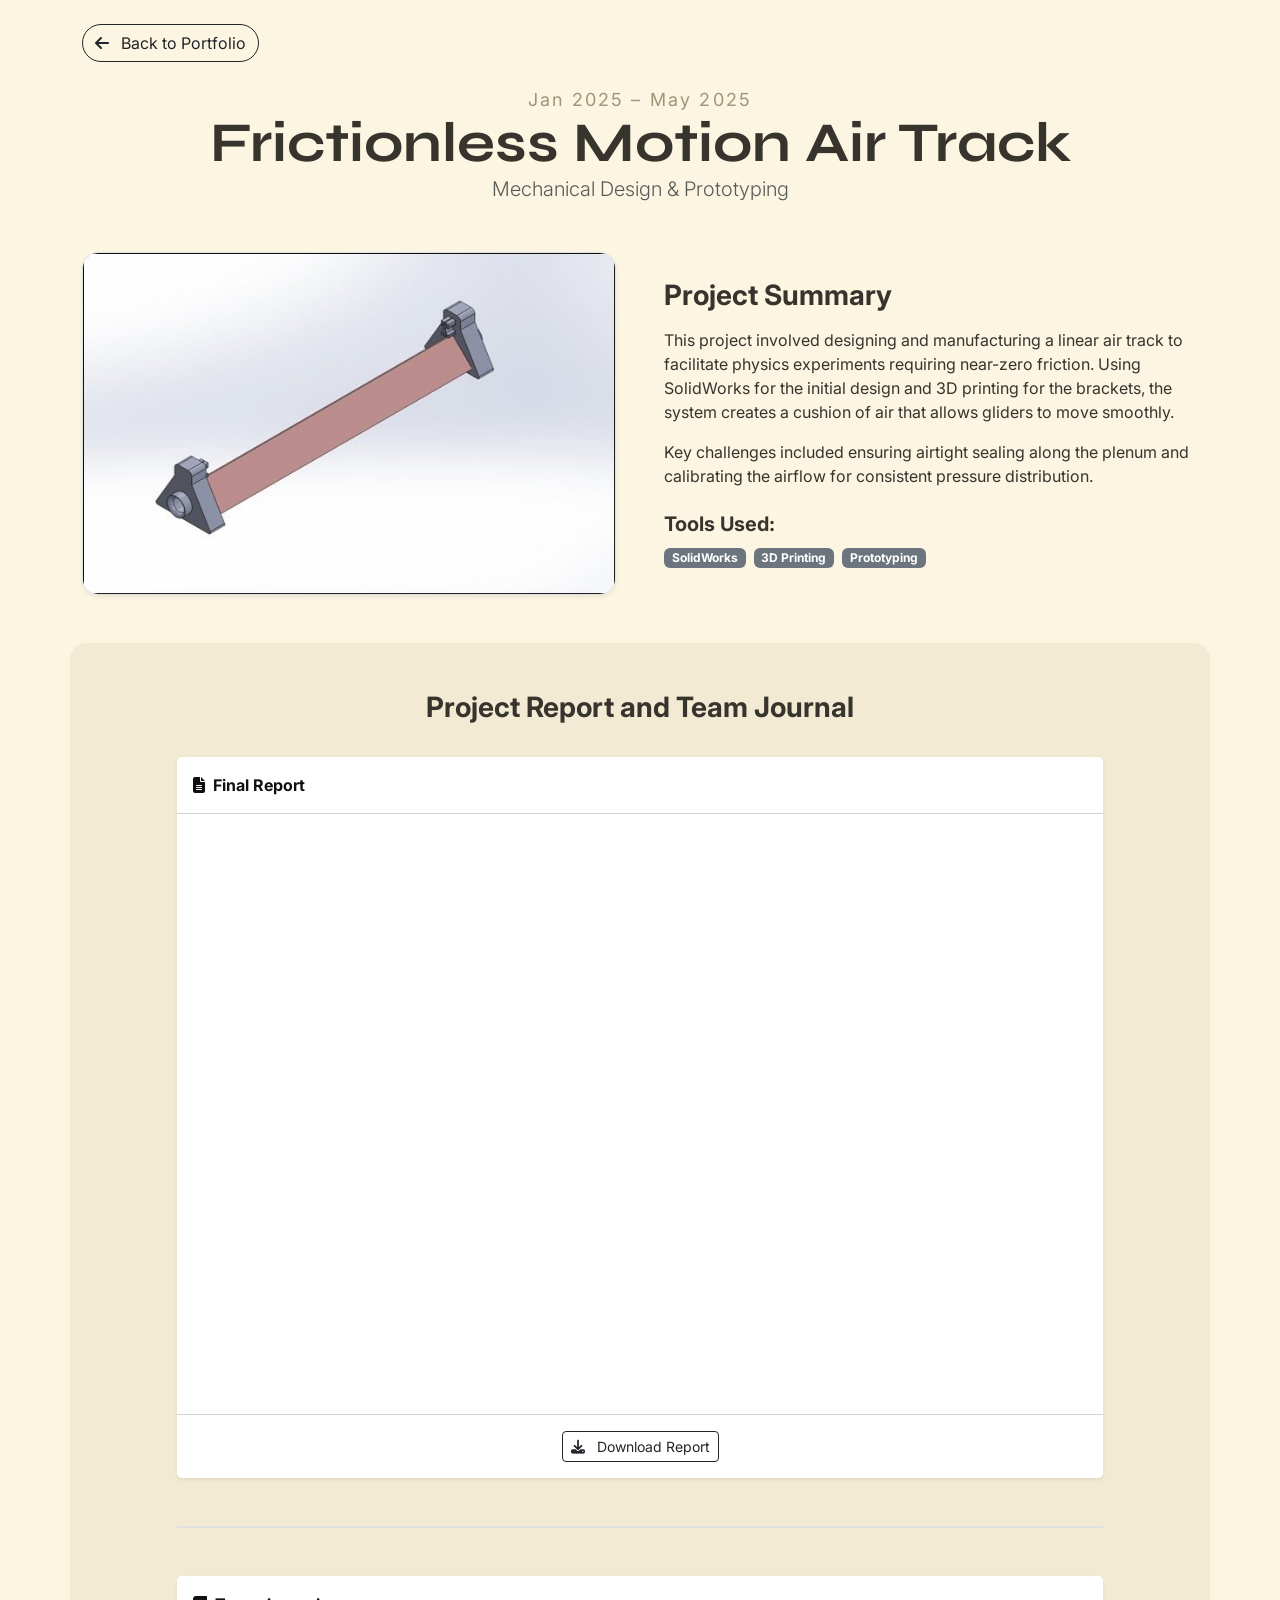
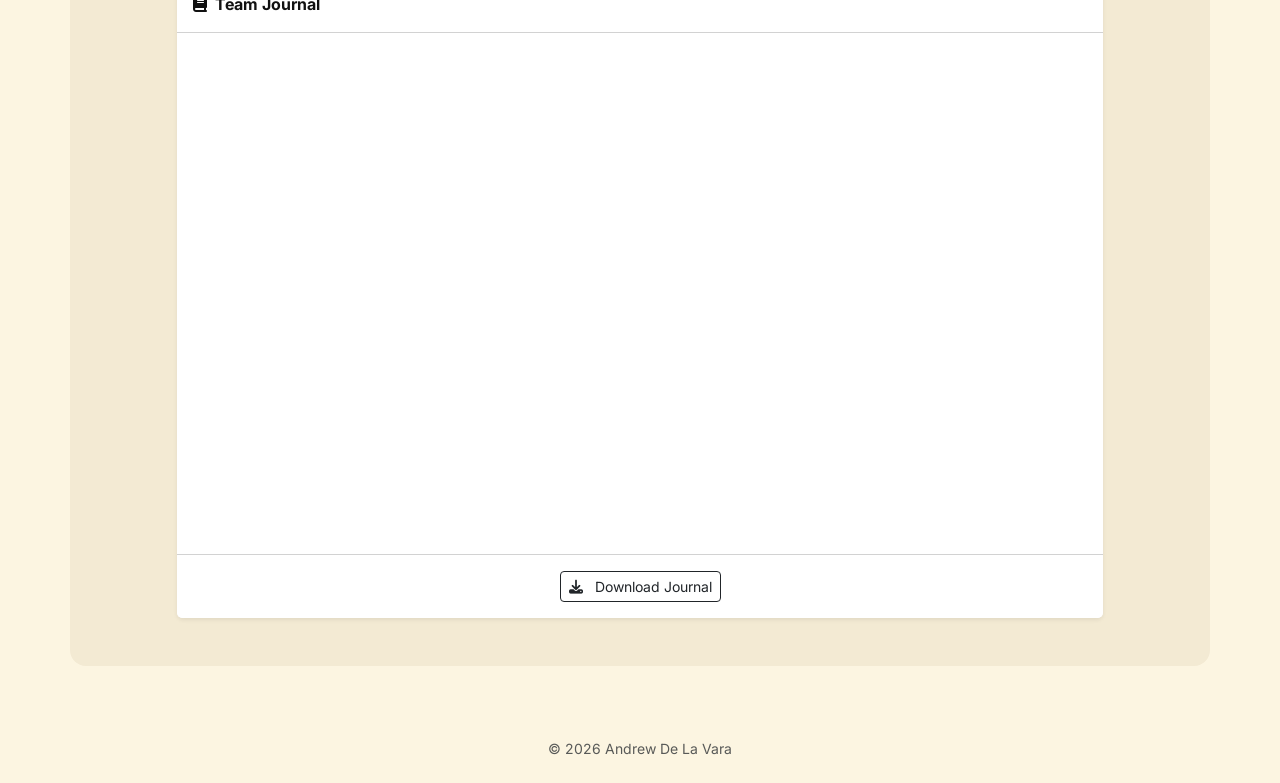
<file: air-track.html>
<!DOCTYPE html>
<html lang="en">

<head>
  <meta charset="utf-8" />
  <meta name="viewport" content="width=device-width, initial-scale=1" />
  <title>Frictionless Motion Air Track | Andrew De La Vara</title>
  <meta name="description" content="Designing and building a linear air track in SolidWorks with 3D-printed brackets for near-frictionless physics experiments, with the final report and team journal." />
  <link rel="canonical" href="https://ande3836.github.io/air-track.html" />
  <meta name="theme-color" content="#414c31" />
  <link rel="icon" href="favicon.svg" type="image/svg+xml" />
  <meta property="og:type" content="article" />
  <meta property="og:site_name" content="Andrew De La Vara" />
  <meta property="og:title" content="Frictionless Motion Air Track | Andrew De La Vara" />
  <meta property="og:description" content="Designing and building a linear air track in SolidWorks with 3D-printed brackets for near-frictionless physics experiments, with the final report and team journal." />
  <meta property="og:url" content="https://ande3836.github.io/air-track.html" />
  <meta property="og:image" content="https://ande3836.github.io/images/air-track-body-assembly.jpg" />
  <meta name="twitter:card" content="summary_large_image" />

  <link href="https://cdn.jsdelivr.net/npm/bootstrap@5.3.0/dist/css/bootstrap.min.css" rel="stylesheet" />
  <link href="https://fonts.googleapis.com/css2?family=Syne:wght@800&family=Inter:wght@400;600;700;800&display=swap" rel="stylesheet" />
  <link rel="stylesheet" href="https://cdnjs.cloudflare.com/ajax/libs/font-awesome/6.4.0/css/all.min.css" />
  <link rel="stylesheet" href="style.css">
</head>

<body>

  <nav class="navbar navbar-expand-lg py-4">
    <div class="container">
      <a href="index.html" class="btn btn-outline-dark rounded-pill">
        <i class="fas fa-arrow-left me-2"></i> Back to Portfolio
      </a>
    </div>
  </nav>

  <header class="mb-5">
    <div class="container text-center">
      <div class="date-text mb-2">Jan 2025 – May 2025</div>
      <h1 class="display-4 fw-bold syne-font">Frictionless Motion Air Track</h1>
      <p class="lead text-muted">Mechanical Design & Prototyping</p>
    </div>
  </header>

  <section class="container mb-5">
    <div class="row align-items-center g-4 g-lg-5">
      
      <div class="col-lg-6">
        <div class="rounded-4 overflow-hidden shadow-sm border">
          <img src="images/air-track-body-assembly.jpg"
               alt="SolidWorks model of the air track body assembly" 
               class="img-fluid w-100" 
               style="object-fit: cover; height: 100%;">
        </div>
      </div>

      <div class="col-lg-6">
        <h3 class="fw-bold mb-3">Project Summary</h3>
        <p>
          This project involved designing and manufacturing a linear air track to facilitate physics experiments requiring near-zero friction. 
          Using SolidWorks for the initial design and 3D printing for the brackets, the system creates a cushion of air that allows gliders to move smoothly.
        </p>
        <p>
          Key challenges included ensuring airtight sealing along the plenum and calibrating the airflow for consistent pressure distribution.
        </p>
        
        <h5 class="fw-bold mt-4">Tools Used:</h5>
        <span class="badge bg-secondary me-1">SolidWorks</span>
        <span class="badge bg-secondary me-1">3D Printing</span>
        <span class="badge bg-secondary me-1">Prototyping</span>
      </div>
    </div>
  </section>

  <section class="container py-5 mb-5 bg-light-alt rounded-4">
    <div class="row justify-content-center"> <div class="col-12 text-center mb-4">
        <h3 class="fw-bold">Project Report and Team Journal</h3>
      </div>
      
      <div class="col-lg-10">
        <div class="card shadow-sm border-0">
          <div class="card-header bg-white fw-bold py-3">
             <i class="fas fa-file-alt me-2"></i>Final Report
          </div>
          <div class="card-body p-0">
             <div class="ratio ratio-16x9" style="min-height: 600px;">
               <iframe src="Frictionless%20Motion%20Air%20Track%20Report.pdf" title="Final Report"></iframe>
             </div>
          </div>
          <div class="card-footer bg-white text-center py-3">
             <a href="Frictionless%20Motion%20Air%20Track%20Report.pdf" class="btn btn-outline-dark btn-sm" target="_blank" download>
               <i class="fas fa-download me-2"></i> Download Report
             </a>
          </div>
        </div>
      </div>

      <div class="col-lg-10">
        <hr class="my-5" style="border-top: 2px solid #e0e0e0; opacity: 1;">
      </div>

      <div class="col-lg-10">
        <div class="card shadow-sm border-0">
          <div class="card-header bg-white fw-bold py-3">
             <i class="fas fa-book me-2"></i>Team Journal
          </div>
          <div class="card-body p-0">
             <div class="ratio ratio-16x9" style="min-height: 500px;">
               <iframe src="Air%20track%20Team%20Journal.pdf" title="Team Journal"></iframe>
             </div>
          </div>
          <div class="card-footer bg-white text-center py-3">
             <a href="Air%20track%20Team%20Journal.pdf" class="btn btn-outline-dark btn-sm" target="_blank" download>
               <i class="fas fa-download me-2"></i> Download Journal
             </a>
          </div>
        </div>
      </div>

    </div>
  </section>

  <footer class="py-4 text-center">
    <div class="container">
      <p class="text-muted small mb-0">© 2026 Andrew De La Vara</p>
    </div>
  </footer>

  <script src="https://cdn.jsdelivr.net/npm/bootstrap@5.3.0/dist/js/bootstrap.bundle.min.js"></script>
</body>
</html>
</file>
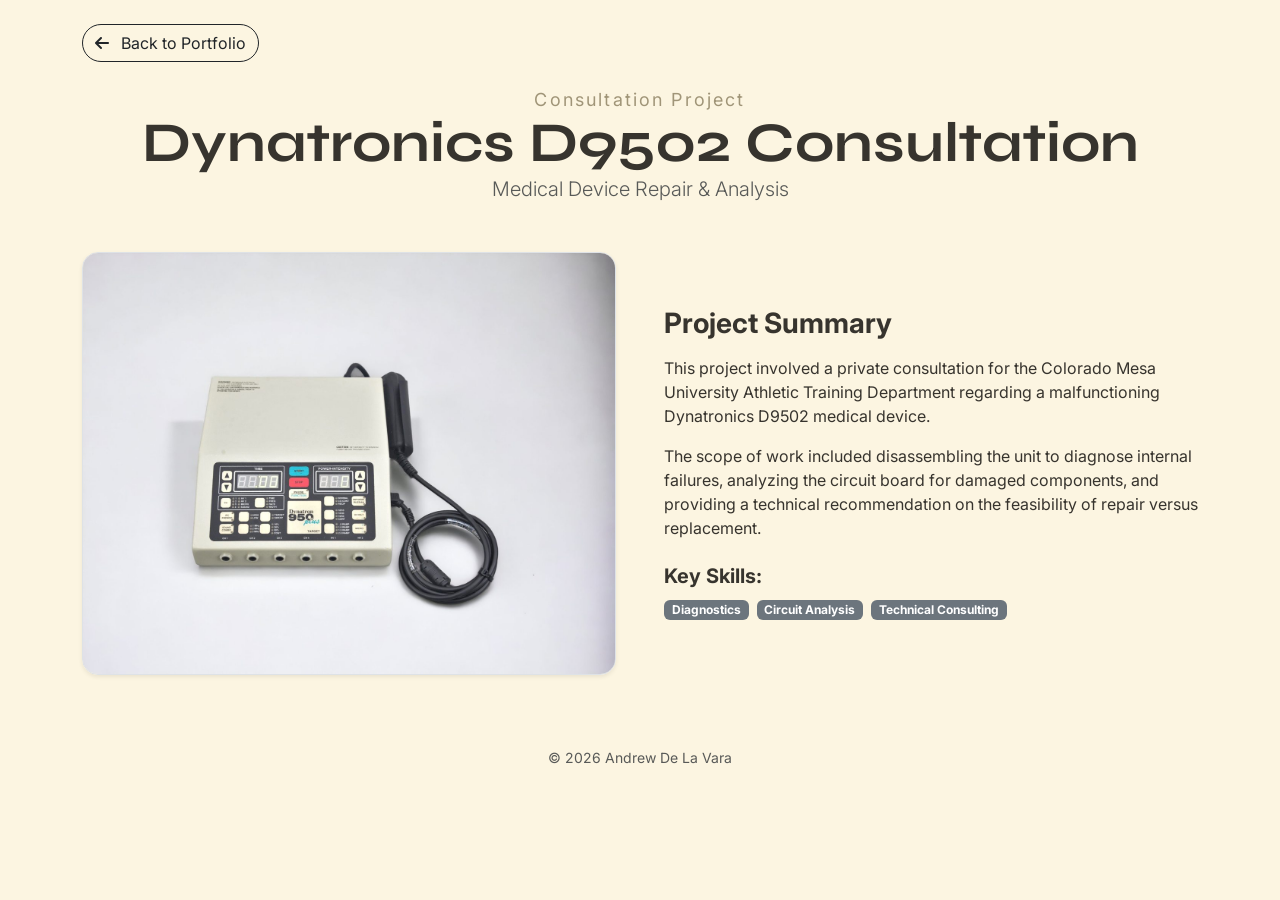
<file: dynatronics.html>
<!DOCTYPE html>
<html lang="en">
<head>
  <meta charset="utf-8" />
  <meta name="viewport" content="width=device-width, initial-scale=1" />
  <title>Dynatronics D9502 Consultation | Andrew De La Vara</title>
  <meta name="description" content="Diagnosing a malfunctioning Dynatronics D9502 therapy unit for the Colorado Mesa University Athletic Training Department, with a repair-versus-replace recommendation." />
  <link rel="canonical" href="https://ande3836.github.io/dynatronics.html" />
  <meta name="theme-color" content="#414c31" />
  <link rel="icon" href="favicon.svg" type="image/svg+xml" />
  <meta property="og:type" content="article" />
  <meta property="og:site_name" content="Andrew De La Vara" />
  <meta property="og:title" content="Dynatronics D9502 Consultation | Andrew De La Vara" />
  <meta property="og:description" content="Diagnosing a malfunctioning Dynatronics D9502 therapy unit for the Colorado Mesa University Athletic Training Department, with a repair-versus-replace recommendation." />
  <meta property="og:url" content="https://ande3836.github.io/dynatronics.html" />
  <meta property="og:image" content="https://ande3836.github.io/images/dynatronics-d9502.jpg" />
  <meta name="twitter:card" content="summary_large_image" />
  <link href="https://cdn.jsdelivr.net/npm/bootstrap@5.3.0/dist/css/bootstrap.min.css" rel="stylesheet" />
  <link href="https://fonts.googleapis.com/css2?family=Syne:wght@800&family=Inter:wght@400;600;700;800&display=swap" rel="stylesheet" />
  <link rel="stylesheet" href="https://cdnjs.cloudflare.com/ajax/libs/font-awesome/6.4.0/css/all.min.css" />
  <link rel="stylesheet" href="style.css">
</head>

<body>
  <nav class="navbar navbar-expand-lg py-4">
    <div class="container">
      <a href="index.html" class="btn btn-outline-dark rounded-pill">
        <i class="fas fa-arrow-left me-2"></i> Back to Portfolio
      </a>
    </div>
  </nav>

  <header class="mb-5">
    <div class="container text-center">
      <div class="date-text mb-2">Consultation Project</div>
      <h1 class="display-4 fw-bold syne-font">Dynatronics D9502 Consultation</h1>
      <p class="lead text-muted">Medical Device Repair & Analysis</p>
    </div>
  </header>

  <section class="container mb-5">
    <div class="row align-items-center g-4 g-lg-5">
      <div class="col-lg-6">
        <div class="rounded-4 overflow-hidden shadow-sm border">
          <img src="images/dynatronics-d9502.jpg"
               alt="Dynatronics D9502 therapy unit" 
               class="img-fluid w-100" 
               style="object-fit: cover; height: 100%;">
        </div>
      </div>

      <div class="col-lg-6">
        <h3 class="fw-bold mb-3">Project Summary</h3>
        <p>
          This project involved a private consultation for the Colorado Mesa University Athletic Training Department regarding a malfunctioning Dynatronics D9502 medical device.
        </p>
        <p>
          The scope of work included disassembling the unit to diagnose internal failures, analyzing the circuit board for damaged components, and providing a technical recommendation on the feasibility of repair versus replacement.
        </p>
        
        <h5 class="fw-bold mt-4">Key Skills:</h5>
        <span class="badge bg-secondary me-1">Diagnostics</span>
        <span class="badge bg-secondary me-1">Circuit Analysis</span>
        <span class="badge bg-secondary me-1">Technical Consulting</span>
      </div>
    </div>
  </section>

  <footer class="py-4 text-center">
    <div class="container">
      <p class="text-muted small mb-0">© 2026 Andrew De La Vara</p>
    </div>
  </footer>

  <script src="https://cdn.jsdelivr.net/npm/bootstrap@5.3.0/dist/js/bootstrap.bundle.min.js"></script>
</body>
</html>
</file>
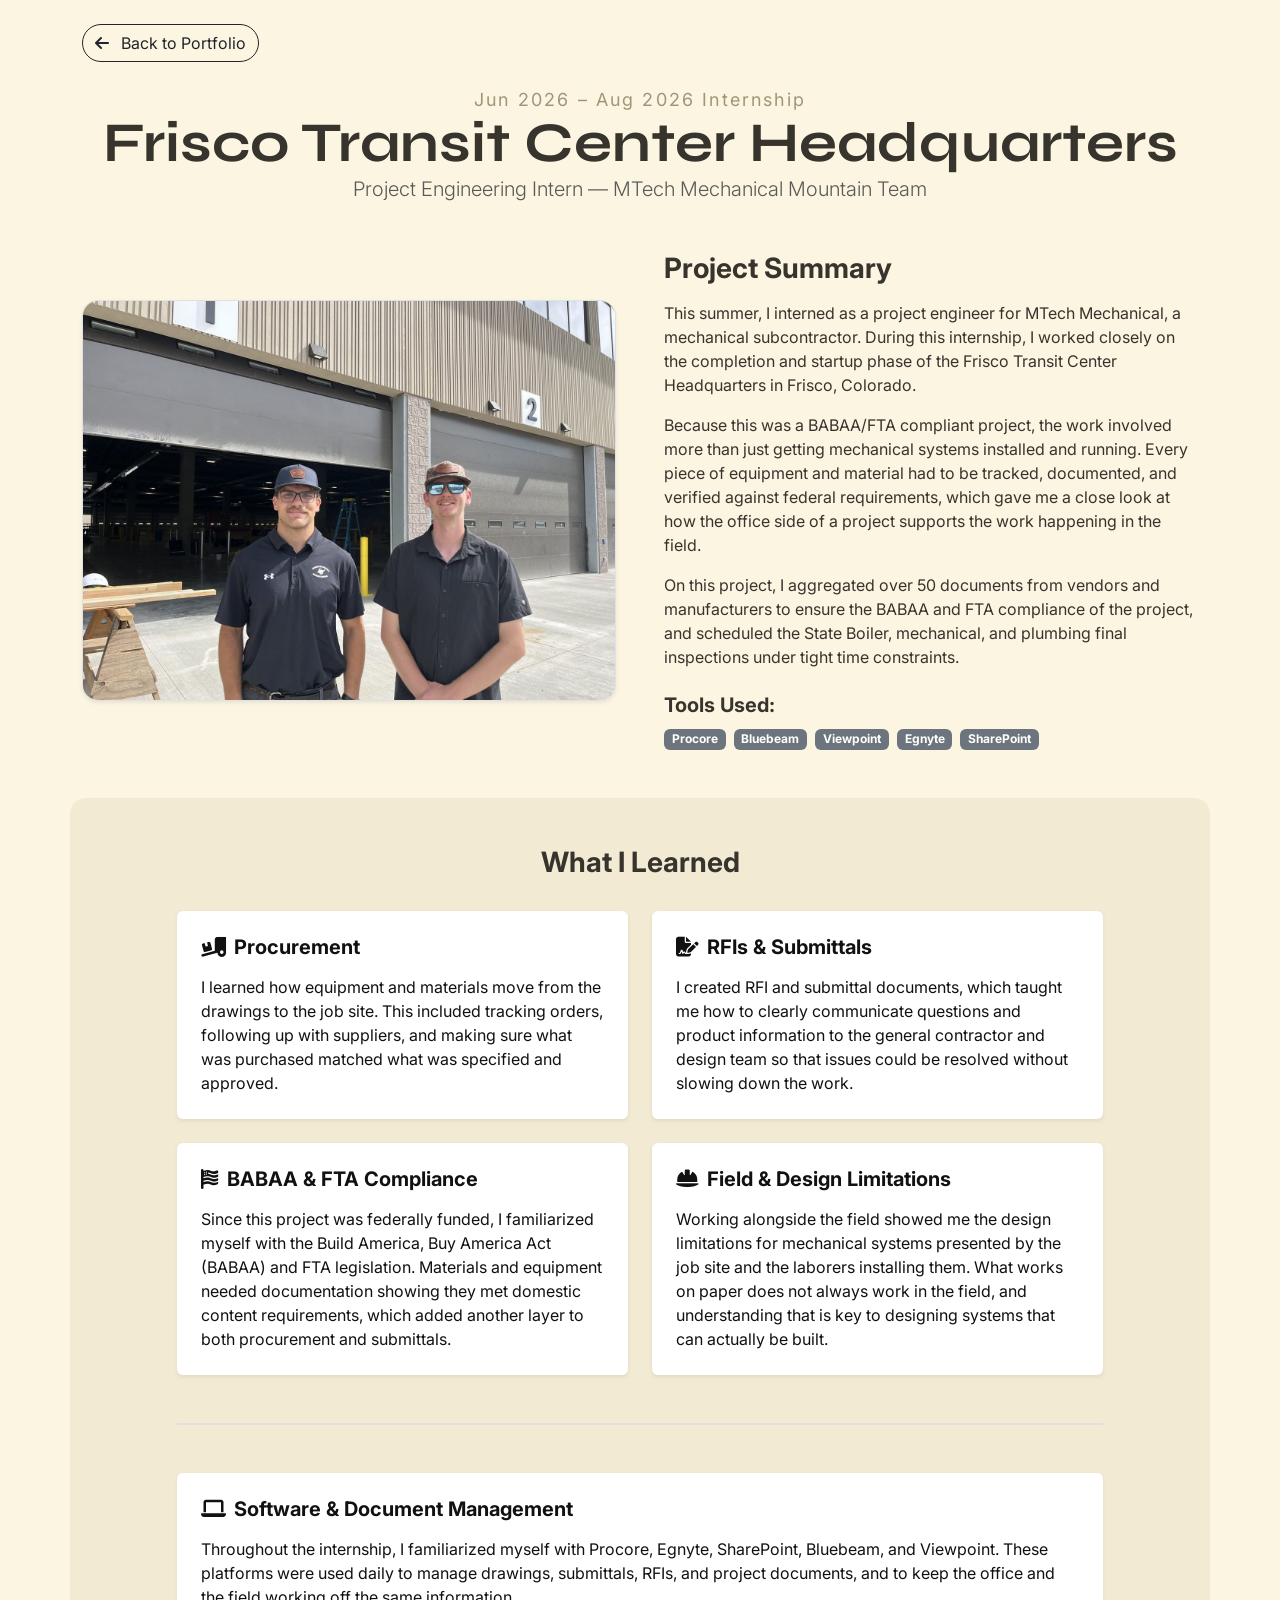
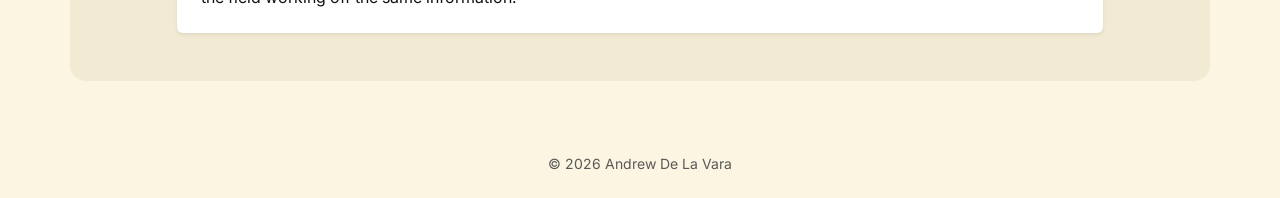
<file: frisco-transit-center.html>
<!DOCTYPE html>
<html lang="en">
<head>
  <meta charset="utf-8" />
  <meta name="viewport" content="width=device-width, initial-scale=1" />
  <title>Frisco Transit Center Headquarters | Andrew De La Vara</title>
  <meta name="description" content="Project engineering internship with MTech Mechanical on the completion and startup of the BABAA/FTA compliant Frisco Transit Center Headquarters." />
  <link rel="canonical" href="https://ande3836.github.io/frisco-transit-center.html" />
  <meta name="theme-color" content="#414c31" />
  <link rel="icon" href="favicon.svg" type="image/svg+xml" />
  <meta property="og:type" content="article" />
  <meta property="og:site_name" content="Andrew De La Vara" />
  <meta property="og:title" content="Frisco Transit Center Headquarters | Andrew De La Vara" />
  <meta property="og:description" content="Project engineering internship with MTech Mechanical on the completion and startup of the BABAA/FTA compliant Frisco Transit Center Headquarters." />
  <meta property="og:url" content="https://ande3836.github.io/frisco-transit-center.html" />
  <meta property="og:image" content="https://ande3836.github.io/images/frisco-transit-center.jpg" />
  <meta name="twitter:card" content="summary_large_image" />
  <link href="https://cdn.jsdelivr.net/npm/bootstrap@5.3.0/dist/css/bootstrap.min.css" rel="stylesheet" />
  <link href="https://fonts.googleapis.com/css2?family=Syne:wght@800&family=Inter:wght@400;600;700;800&display=swap" rel="stylesheet" />
  <link rel="stylesheet" href="https://cdnjs.cloudflare.com/ajax/libs/font-awesome/6.4.0/css/all.min.css" />
  <link rel="stylesheet" href="style.css">
</head>

<body>
  <nav class="navbar navbar-expand-lg py-4">
    <div class="container">
      <a href="index.html#projects" class="btn btn-outline-dark rounded-pill">
        <i class="fas fa-arrow-left me-2"></i> Back to Portfolio
      </a>
    </div>
  </nav>

  <header class="mb-5">
    <div class="container text-center">
      <div class="date-text mb-2">Jun 2026 – Aug 2026 Internship</div>
      <h1 class="display-4 fw-bold syne-font">Frisco Transit Center Headquarters</h1>
      <p class="lead text-muted">Project Engineering Intern — MTech Mechanical Mountain Team</p>
    </div>
  </header>

  <section class="container mb-5">
    <div class="row align-items-center g-4 g-lg-5">
      <div class="col-lg-6">
        <div class="rounded-4 overflow-hidden shadow-sm border bg-light-alt d-flex align-items-center justify-content-center position-relative" style="min-height: 360px;">
          <i class="fas fa-hard-hat fa-4x text-muted position-absolute"></i>
          <img src="images/frisco-transit-center.jpg"
               alt="Andrew De La Vara with an MTech Mechanical team member at the Frisco Transit Center Headquarters"
               class="img-fluid w-100 position-relative"
               style="object-fit: cover; height: 100%;"
               onerror="this.remove()">
        </div>
      </div>

      <div class="col-lg-6">
        <h3 class="fw-bold mb-3">Project Summary</h3>
        <p>
          This summer, I interned as a project engineer for MTech Mechanical, a mechanical subcontractor. During this internship,
          I worked closely on the completion and startup phase of the Frisco Transit Center Headquarters in Frisco, Colorado.
        </p>
        <p>
          Because this was a BABAA/FTA compliant project, the work involved more than just getting mechanical systems installed and running.
          Every piece of equipment and material had to be tracked, documented, and verified against federal requirements, which gave me
          a close look at how the office side of a project supports the work happening in the field.
        </p>
        <p>
          On this project, I aggregated over 50 documents from vendors and manufacturers to ensure the BABAA and FTA compliance of the project,
          and scheduled the State Boiler, mechanical, and plumbing final inspections under tight time constraints.
        </p>

        <h5 class="fw-bold mt-4">Tools Used:</h5>
        <span class="badge bg-secondary me-1">Procore</span>
        <span class="badge bg-secondary me-1">Bluebeam</span>
        <span class="badge bg-secondary me-1">Viewpoint</span>
        <span class="badge bg-secondary me-1">Egnyte</span>
        <span class="badge bg-secondary me-1">SharePoint</span>
      </div>
    </div>
  </section>

  <section class="container py-5 mb-5 bg-light-alt rounded-4">
    <div class="row justify-content-center">
      <div class="col-12 text-center mb-4">
        <h3 class="fw-bold">What I Learned</h3>
      </div>

      <div class="col-lg-10">
        <div class="row g-4">

          <div class="col-md-6">
            <div class="card shadow-sm border-0 h-100">
              <div class="card-body p-4">
                <h5 class="fw-bold mb-3"><i class="fas fa-truck-loading me-2"></i>Procurement</h5>
                <p class="mb-0">
                  I learned how equipment and materials move from the drawings to the job site. This included tracking orders,
                  following up with suppliers, and making sure what was purchased matched what was specified and approved.
                </p>
              </div>
            </div>
          </div>

          <div class="col-md-6">
            <div class="card shadow-sm border-0 h-100">
              <div class="card-body p-4">
                <h5 class="fw-bold mb-3"><i class="fas fa-file-signature me-2"></i>RFIs & Submittals</h5>
                <p class="mb-0">
                  I created RFI and submittal documents, which taught me how to clearly communicate questions and product information
                  to the general contractor and design team so that issues could be resolved without slowing down the work.
                </p>
              </div>
            </div>
          </div>

          <div class="col-md-6">
            <div class="card shadow-sm border-0 h-100">
              <div class="card-body p-4">
                <h5 class="fw-bold mb-3"><i class="fas fa-flag-usa me-2"></i>BABAA & FTA Compliance</h5>
                <p class="mb-0">
                  Since this project was federally funded, I familiarized myself with the Build America, Buy America Act (BABAA) and
                  FTA legislation. Materials and equipment needed documentation showing they met domestic content requirements, which
                  added another layer to both procurement and submittals.
                </p>
              </div>
            </div>
          </div>

          <div class="col-md-6">
            <div class="card shadow-sm border-0 h-100">
              <div class="card-body p-4">
                <h5 class="fw-bold mb-3"><i class="fas fa-hard-hat me-2"></i>Field & Design Limitations</h5>
                <p class="mb-0">
                  Working alongside the field showed me the design limitations for mechanical systems presented by the job site and
                  the laborers installing them. What works on paper does not always work in the field, and understanding that is key
                  to designing systems that can actually be built.
                </p>
              </div>
            </div>
          </div>

        </div>
      </div>

      <div class="col-lg-10">
        <hr class="my-5" style="border-top: 2px solid #e0e0e0; opacity: 1;">
      </div>

      <div class="col-lg-10">
        <div class="card shadow-sm border-0">
          <div class="card-body p-4">
            <h5 class="fw-bold mb-3"><i class="fas fa-laptop me-2"></i>Software & Document Management</h5>
            <p class="mb-0">
              Throughout the internship, I familiarized myself with Procore, Egnyte, SharePoint, Bluebeam, and Viewpoint.
              These platforms were used daily to manage drawings, submittals, RFIs, and project documents, and to keep the office
              and the field working off the same information.
            </p>
          </div>
        </div>
      </div>

    </div>
  </section>

  <footer class="py-4 text-center">
    <div class="container">
      <p class="text-muted small mb-0">© 2026 Andrew De La Vara</p>
    </div>
  </footer>

  <script src="https://cdn.jsdelivr.net/npm/bootstrap@5.3.0/dist/js/bootstrap.bundle.min.js"></script>
</body>
</html>
</file>
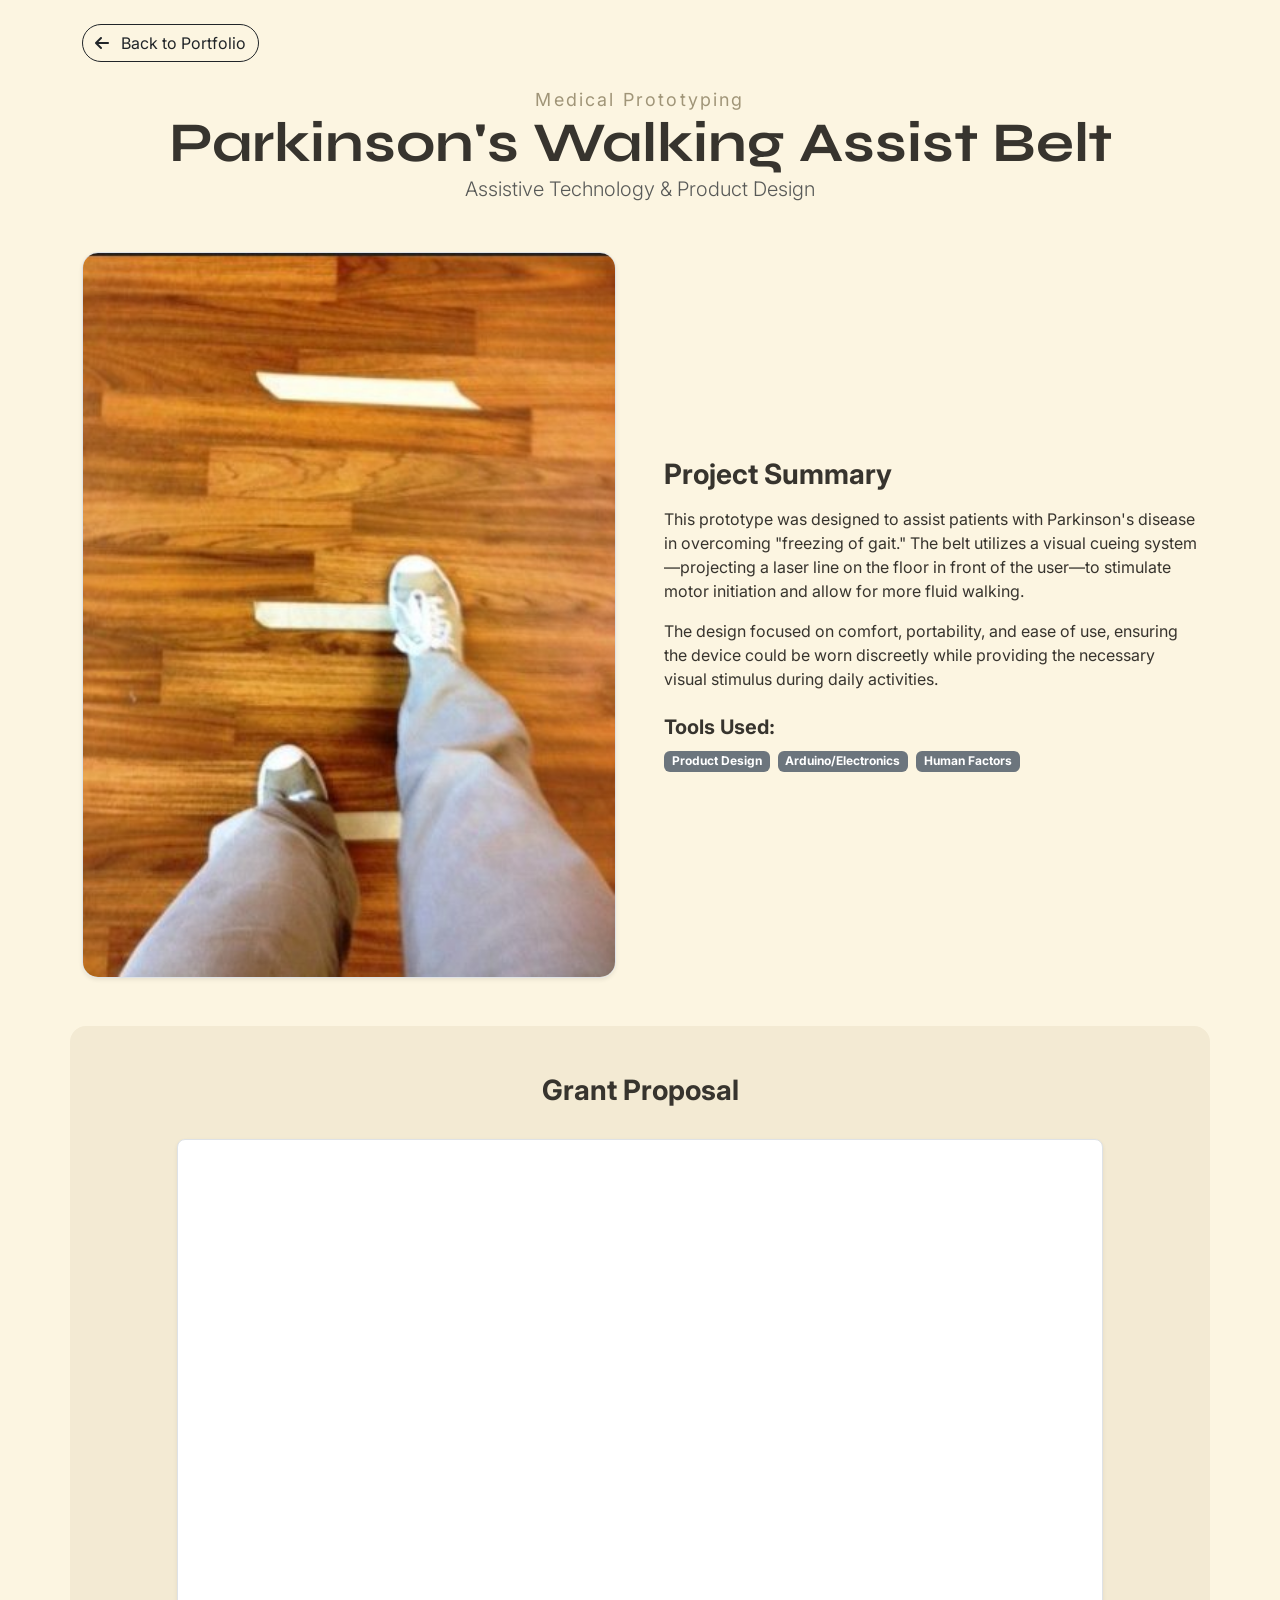
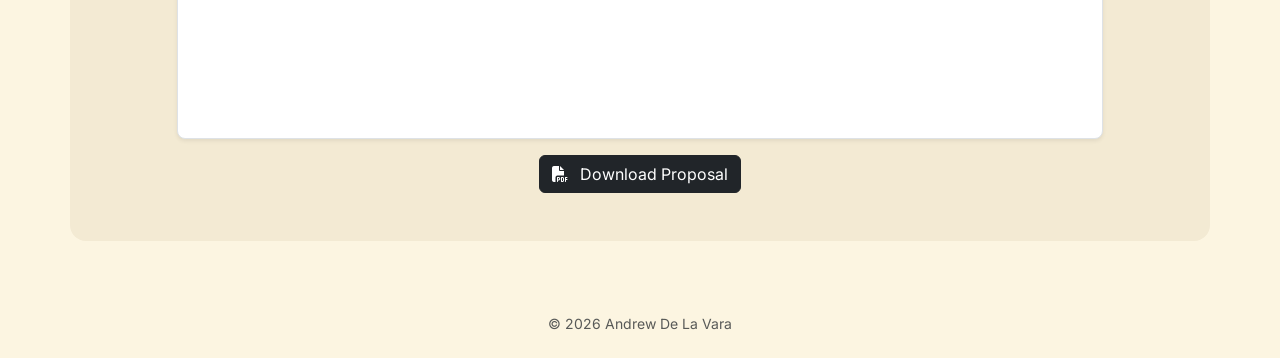
<file: Parkinsons.html>
<!DOCTYPE html>
<html lang="en">
<head>
  <meta charset="utf-8" />
  <meta name="viewport" content="width=device-width, initial-scale=1" />
  <title>Parkinson's Walking Assist Belt | Andrew De La Vara</title>
  <meta name="description" content="A wearable prototype that projects a laser line on the floor to help people with Parkinson's disease overcome freezing of gait." />
  <link rel="canonical" href="https://ande3836.github.io/Parkinsons.html" />
  <meta name="theme-color" content="#414c31" />
  <link rel="icon" href="favicon.svg" type="image/svg+xml" />
  <meta property="og:type" content="article" />
  <meta property="og:site_name" content="Andrew De La Vara" />
  <meta property="og:title" content="Parkinson's Walking Assist Belt | Andrew De La Vara" />
  <meta property="og:description" content="A wearable prototype that projects a laser line on the floor to help people with Parkinson's disease overcome freezing of gait." />
  <meta property="og:url" content="https://ande3836.github.io/Parkinsons.html" />
  <meta property="og:image" content="https://ande3836.github.io/images/parkinsons-cueing.jpg" />
  <meta name="twitter:card" content="summary_large_image" />
  <link href="https://cdn.jsdelivr.net/npm/bootstrap@5.3.0/dist/css/bootstrap.min.css" rel="stylesheet" />
  <link href="https://fonts.googleapis.com/css2?family=Syne:wght@800&family=Inter:wght@400;600;700;800&display=swap" rel="stylesheet" />
  <link rel="stylesheet" href="https://cdnjs.cloudflare.com/ajax/libs/font-awesome/6.4.0/css/all.min.css" />
  <link rel="stylesheet" href="style.css">
</head>

<body>
  <nav class="navbar navbar-expand-lg py-4">
    <div class="container">
      <a href="index.html" class="btn btn-outline-dark rounded-pill">
        <i class="fas fa-arrow-left me-2"></i> Back to Portfolio
      </a>
    </div>
  </nav>

  <header class="mb-5">
    <div class="container text-center">
      <div class="date-text mb-2">Medical Prototyping</div>
      <h1 class="display-4 fw-bold syne-font">Parkinson's Walking Assist Belt</h1>
      <p class="lead text-muted">Assistive Technology & Product Design</p>
    </div>
  </header>

  <section class="container mb-5">
    <div class="row align-items-center g-4 g-lg-5">
      <div class="col-lg-6">
        <div class="rounded-4 overflow-hidden shadow-sm border">
          <img src="images/parkinsons-cueing.jpg"
               alt="Parkinson's walking assist belt prototype projecting a cueing line" 
               class="img-fluid w-100" 
               style="object-fit: cover; height: 100%;">
        </div>
      </div>

      <div class="col-lg-6">
        <h3 class="fw-bold mb-3">Project Summary</h3>
        <p>
          This prototype was designed to assist patients with Parkinson's disease in overcoming "freezing of gait." 
          The belt utilizes a visual cueing system—projecting a laser line on the floor in front of the user—to stimulate motor initiation and allow for more fluid walking.
        </p>
        <p>
          The design focused on comfort, portability, and ease of use, ensuring the device could be worn discreetly while providing the necessary visual stimulus during daily activities.
        </p>
        
        <h5 class="fw-bold mt-4">Tools Used:</h5>
        <span class="badge bg-secondary me-1">Product Design</span>
        <span class="badge bg-secondary me-1">Arduino/Electronics</span>
        <span class="badge bg-secondary me-1">Human Factors</span>
      </div>
    </div>
  </section>

  <section class="container py-5 mb-5 bg-light-alt rounded-4">
    <div class="row justify-content-center">
      <div class="col-12 text-center mb-4">
        <h3 class="fw-bold">Grant Proposal</h3>
      </div>
      <div class="col-lg-10">
        <div class="ratio ratio-16x9 border rounded-3 bg-white shadow-sm" style="min-height: 600px;">
          <iframe src="Parkinsons%20Grant%20Proposal.pdf" title="Grant Proposal"></iframe>
        </div>
        <div class="text-center mt-3">
          <a href="Parkinsons%20Grant%20Proposal.pdf" class="btn btn-dark" target="_blank" download>
            <i class="fas fa-file-pdf me-2"></i> Download Proposal
          </a>
        </div>
      </div>
    </div>
  </section>

  <footer class="py-4 text-center">
    <div class="container">
      <p class="text-muted small mb-0">© 2026 Andrew De La Vara</p>
    </div>
  </footer>

  <script src="https://cdn.jsdelivr.net/npm/bootstrap@5.3.0/dist/js/bootstrap.bundle.min.js"></script>
</body>
</html>
</file>
<file: style.css>
/* ==========================================================================
   Andrew De La Vara — portfolio styles
   Shared by index.html and every project page. Page-specific <style> blocks
   are avoided on purpose: put new rules here so there is one source of truth.
   ========================================================================== */

/* ---------- Tokens ---------- */
:root {
    --primary-color: #414c31;        /* olive — hero, footer */
    --primary-subtle-color: #586642; /* lighter olive — hero card */
    --secondary-color: #f9c32c;      /* yellow — name, accents */
    --light-bg: #fcf5e1;             /* page background */
    --light-bg-alt: #f3ead3;         /* section panels */
    --text-dark: #37342e;
    --text-light: #fdf5e1;
    --text-muted: #a09578;

    /* Bootstrap overrides */
    --bs-blue: #4BA1A7;
    --bs-red: #F0756C;
    --bs-orange: #f9c32c;
    --bs-yellow: #EFEAEA;
    --bs-green: #F5F8F1;
    --bs-teal: #EFE8EF;
    --bs-cyan: #F3F3F3;
    --bs-black: #111111;
    --bs-white: #FFFFFF;
    --bs-gray: #777777;

    --bs-link-color: #111111;
    --bs-link-color-rgb: 17, 17, 17;
    --bs-link-hover-color: #F0756C;
    --bs-link-hover-color-rgb: 240, 117, 108;

    --bs-primary: #f9c32c;
    --bs-primary-rgb: 240, 117, 108;
    --bs-body-color: #111111;
    --bs-info: #C3C3C3;
    --bs-light-text-emphasis: #c3c3c3;

    --swiper-theme-color: #414c31;
}

body {
    --bs-orange: #ff7c50;
    font-family: 'Inter', sans-serif;
    background-color: var(--light-bg);
    color: var(--text-dark);
    -webkit-font-smoothing: antialiased;
    overflow-x: hidden;
    width: 100%;
}

html {
    scroll-behavior: smooth;
}

h1, h2, h3, h4, h5, h6 {
    font-weight: 800;
}

/* Keep the widest container clear of the viewport edge so rows with large
   gutters (g-lg-5) never cause sideways scrolling. */
@media (min-width: 1400px) {
    .container, .container-lg, .container-md, .container-sm, .container-xl, .container-xxl {
        max-width: min(1420px, calc(100% - 1.5rem));
    }
}

/* ---------- Accessibility ---------- */
:focus-visible {
    outline: 3px solid var(--secondary-color);
    outline-offset: 3px;
}

.bg-dark-custom :focus-visible,
footer :focus-visible {
    outline-color: var(--text-light);
}

/* ---------- Color & type utilities ---------- */
.bg-primary-subtle { background-color: var(--primary-subtle-color) !important; }
.bg-light-alt      { background-color: var(--light-bg-alt); }
.bg-dark-custom    { background-color: var(--primary-color); }
.text-yellow       { color: var(--secondary-color); }
.text-light-custom { color: var(--text-light); }

.syne-font {
    font-family: 'Syne', sans-serif;
    font-weight: 800;
    line-height: 0.8em;
}

.section-title {
    font-size: 160px;
    letter-spacing: 1.6px;
    -webkit-text-stroke: 2px rgba(65, 76, 49, 0.2);
    color: var(--secondary-color);
}

.section-title-bg {
    -webkit-text-stroke: 2px rgba(65, 76, 49, 0.3);
    color: transparent;
}

.content-title {
    font-size: 69px;
    letter-spacing: -3.45px;
}

.subtitle {
    font-size: 30px;
    letter-spacing: -1.5px;
}

.date-text {
    font-size: 18px;
    letter-spacing: 2.16px;
    color: var(--text-muted);
}

/* ---------- Hero ---------- */
/* The name is the one big moment on the page: it scales with the viewport
   and the intro content sits below it in normal flow. */
.hero-title {
    font-family: 'Montserrat', sans-serif;
    font-weight: 800;
    font-size: clamp(2.5rem, 8.5vw, 9rem);
    line-height: 0.9;
    letter-spacing: 0.04em;
    position: relative;
    z-index: 1;
    margin: 0;
}

.banner-content {
    position: relative;
    margin-top: 2rem;
    padding-bottom: 2rem;
}

/* ---------- Buttons ---------- */
.btn-custom {
    display: inline-flex;
    align-items: center;
    justify-content: center;
    background-color: #fdd052;
    border: 2px solid var(--text-dark);
    border-radius: 9px;
    padding: 23px 47px;
    font-weight: 700;
    font-size: 18px;
    transition: all 0.3s ease;
}

.btn-custom:hover {
    transform: translateY(-3px);
    box-shadow: 0 10px 20px rgba(0, 0, 0, 0.1);
}

/* Secondary partner to .btn-custom for dark backgrounds (hero "Resume"). */
.btn-custom-outline {
    background-color: transparent;
    border-color: var(--secondary-color);
    color: var(--secondary-color);
}

.btn-custom-outline:hover,
.btn-custom-outline:focus-visible {
    background-color: var(--secondary-color);
    color: var(--text-dark);
}

.btn-light {
    --bs-btn-bg: #d3e2e0;
    --bs-btn-hover-bg: #a4d0ca;
}

/* ---------- Cards & media ---------- */
.card-custom {
    border: none;
    border-radius: 20px;
    overflow: hidden;
    transition: all 0.3s ease;
}

.card-custom:hover {
    transform: translateY(-10px);
    box-shadow: 0 15px 30px rgba(0, 0, 0, 0.1);
}

.card-img-top {
    border-radius: 20px 20px 0 0;
}

.about-photo {
    width: 100%;
    aspect-ratio: 4 / 5;
    max-height: 720px;
    object-fit: cover;
}

/* SolidWorks gallery cards open a full-screen modal */
.zoom-card {
    cursor: pointer;
    transition: transform 0.2s ease;
}

.zoom-card:hover,
.zoom-card:focus-visible {
    transform: scale(1.02);
}

.floating-close-btn {
    position: absolute;
    top: 30px;
    right: 30px;
    z-index: 1055; /* above Bootstrap's modal (1050) */
    opacity: 0.9;
}

.floating-close-btn:hover {
    opacity: 1;
    transform: scale(1.05);
    transition: all 0.2s;
}

/* ---------- Footer ---------- */
.footer-link {
    color: var(--text-light);
    text-decoration: none;
    font-weight: 800;
    transition: all 0.3s ease;
}

.footer-link:hover {
    color: var(--secondary-color);
    transform: translateX(5px);
}

.social-icon {
    width: 24px;
    height: 24px;
    transition: all 0.3s ease;
}

.social-icon:hover {
    transform: scale(1.2);
    color: var(--secondary-color);
}

/* ---------- Swiper ---------- */
.swiper {
    padding-bottom: 50px;
    --swiper-pagination-bottom: 0px;
}

.servicesSwiper {
    --swiper-pagination-color: #ffffff;
    --swiper-theme-color: #FFFFFF;
    --swiper-pagination-bullet-inactive-color: #FFFFFF;
}

.swiper-pagination-bullet {
    width: 26px;
    height: 26px;
}

.swiper-button-next,
.swiper-button-prev {
    width: 50px;
    height: 50px;
    border-radius: 50%;
    transition: all 0.3s ease;
}

.swiper-button-next::after,
.swiper-button-prev::after {
    font-size: 20px;
}

/* ---------- Responsive type ---------- */
@media (max-width: 1199.98px) {
    .section-title { font-size: 120px; }
    .content-title { font-size: 50px; }
}

@media (max-width: 991.98px) {
    .section-title { font-size: 90px; }
}

@media (max-width: 767.98px) {
    .section-title { font-size: 50px; }
    .content-title { font-size: 40px; }
}

@media (max-width: 575.98px) {
    .hero-title { font-size: 11vw; }
}

/* ==========================================================================
   Scroll reveals (AOS)
   Fade/slide entrances are intentionally switched off; only the clip-path
   reveals animate. Hidden starting states are scoped to .aos-init, which AOS
   adds when it runs — so if the AOS script is blocked or fails to load, every
   section still shows instead of staying clipped to nothing.
   ========================================================================== */
[data-aos] {
    opacity: 1 !important;
    transform: none !important;
}

.aos-init[data-aos="clip-rectangle"],
.aos-init[data-aos="clip-left"]   { clip-path: polygon(0% 0%, 0% 0%, 0% 100%, 0% 100%); }
.aos-init[data-aos="clip-circle"] { clip-path: circle(0% at 50% 50%); }
.aos-init[data-aos="clip-right"]  { clip-path: polygon(100% 0%, 100% 0%, 100% 100%, 100% 100%); }
.aos-init[data-aos="clip-top"]    { clip-path: polygon(0% 0%, 100% 0%, 100% 0%, 0% 0%); }
.aos-init[data-aos="clip-bottom"] { clip-path: polygon(0% 100%, 100% 100%, 100% 100%, 0% 100%); }

.aos-init[data-aos="clip-rectangle"].aos-animate,
.aos-init[data-aos="clip-left"].aos-animate,
.aos-init[data-aos="clip-right"].aos-animate,
.aos-init[data-aos="clip-top"].aos-animate,
.aos-init[data-aos="clip-bottom"].aos-animate {
    clip-path: polygon(0% 0%, 100% 0%, 100% 100%, 0% 100%);
}

.aos-init[data-aos="clip-circle"].aos-animate {
    clip-path: circle(75% at 50% 50%);
}

/* Hero card text reveal */
.text-animation {
    margin: 40px 0;
    padding: 20px;
    background: white;
    box-shadow: 0 5px 15px rgba(0, 0, 0, 0.1);
    border-radius: 8px;
}

.aos-init[data-aos="text-reveal-up"] {
    clip-path: polygon(0 100%, 100% 100%, 100% 100%, 0 100%);
}

.aos-init[data-aos="text-reveal-up"].aos-animate {
    clip-path: polygon(0 0, 100% 0, 100% 100%, 0 100%);
}

/* Respect "reduce motion": show everything immediately, no hover lifts. */
@media (prefers-reduced-motion: reduce) {
    html { scroll-behavior: auto; }

    [data-aos] {
        clip-path: none !important;
        transition: none !important;
    }

    .btn-custom:hover,
    .card-custom:hover,
    .zoom-card:hover,
    .zoom-card:focus-visible,
    .footer-link:hover,
    .social-icon:hover,
    .floating-close-btn:hover {
        transform: none;
    }
}
</file>
